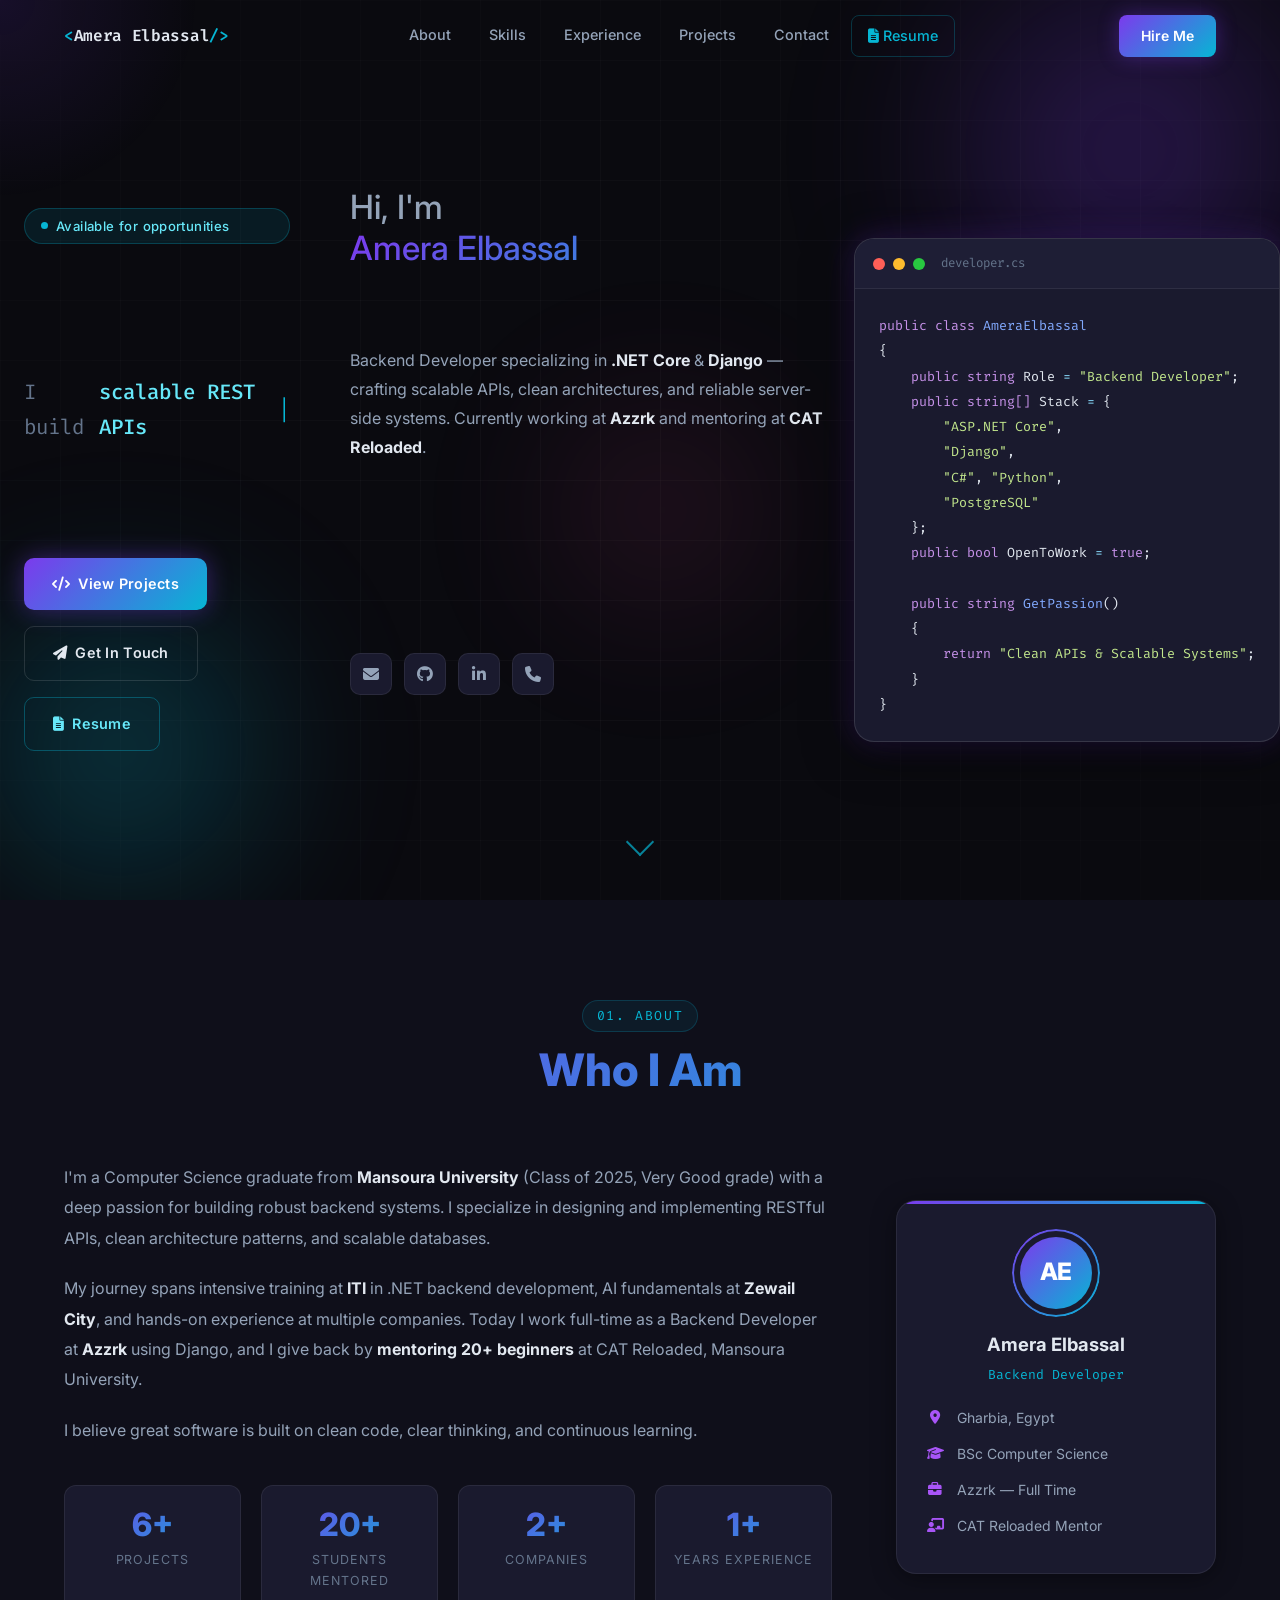
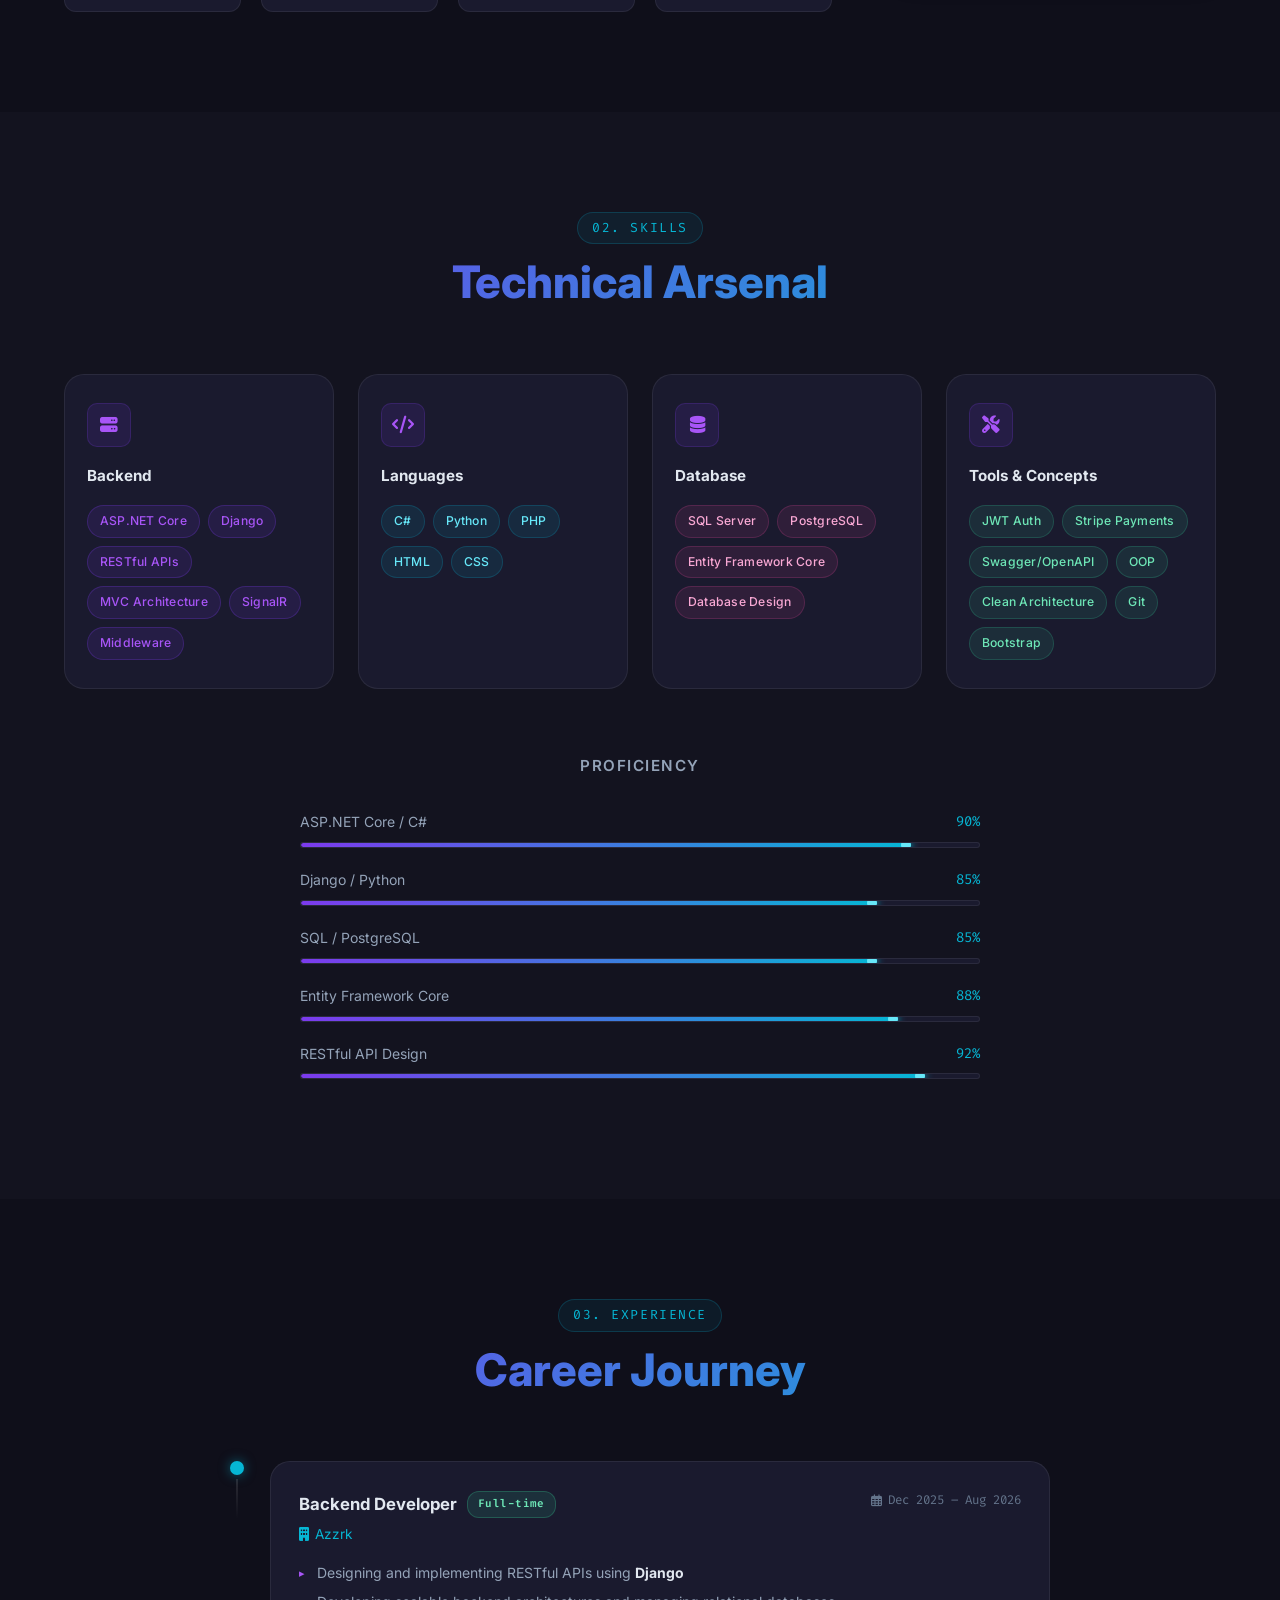
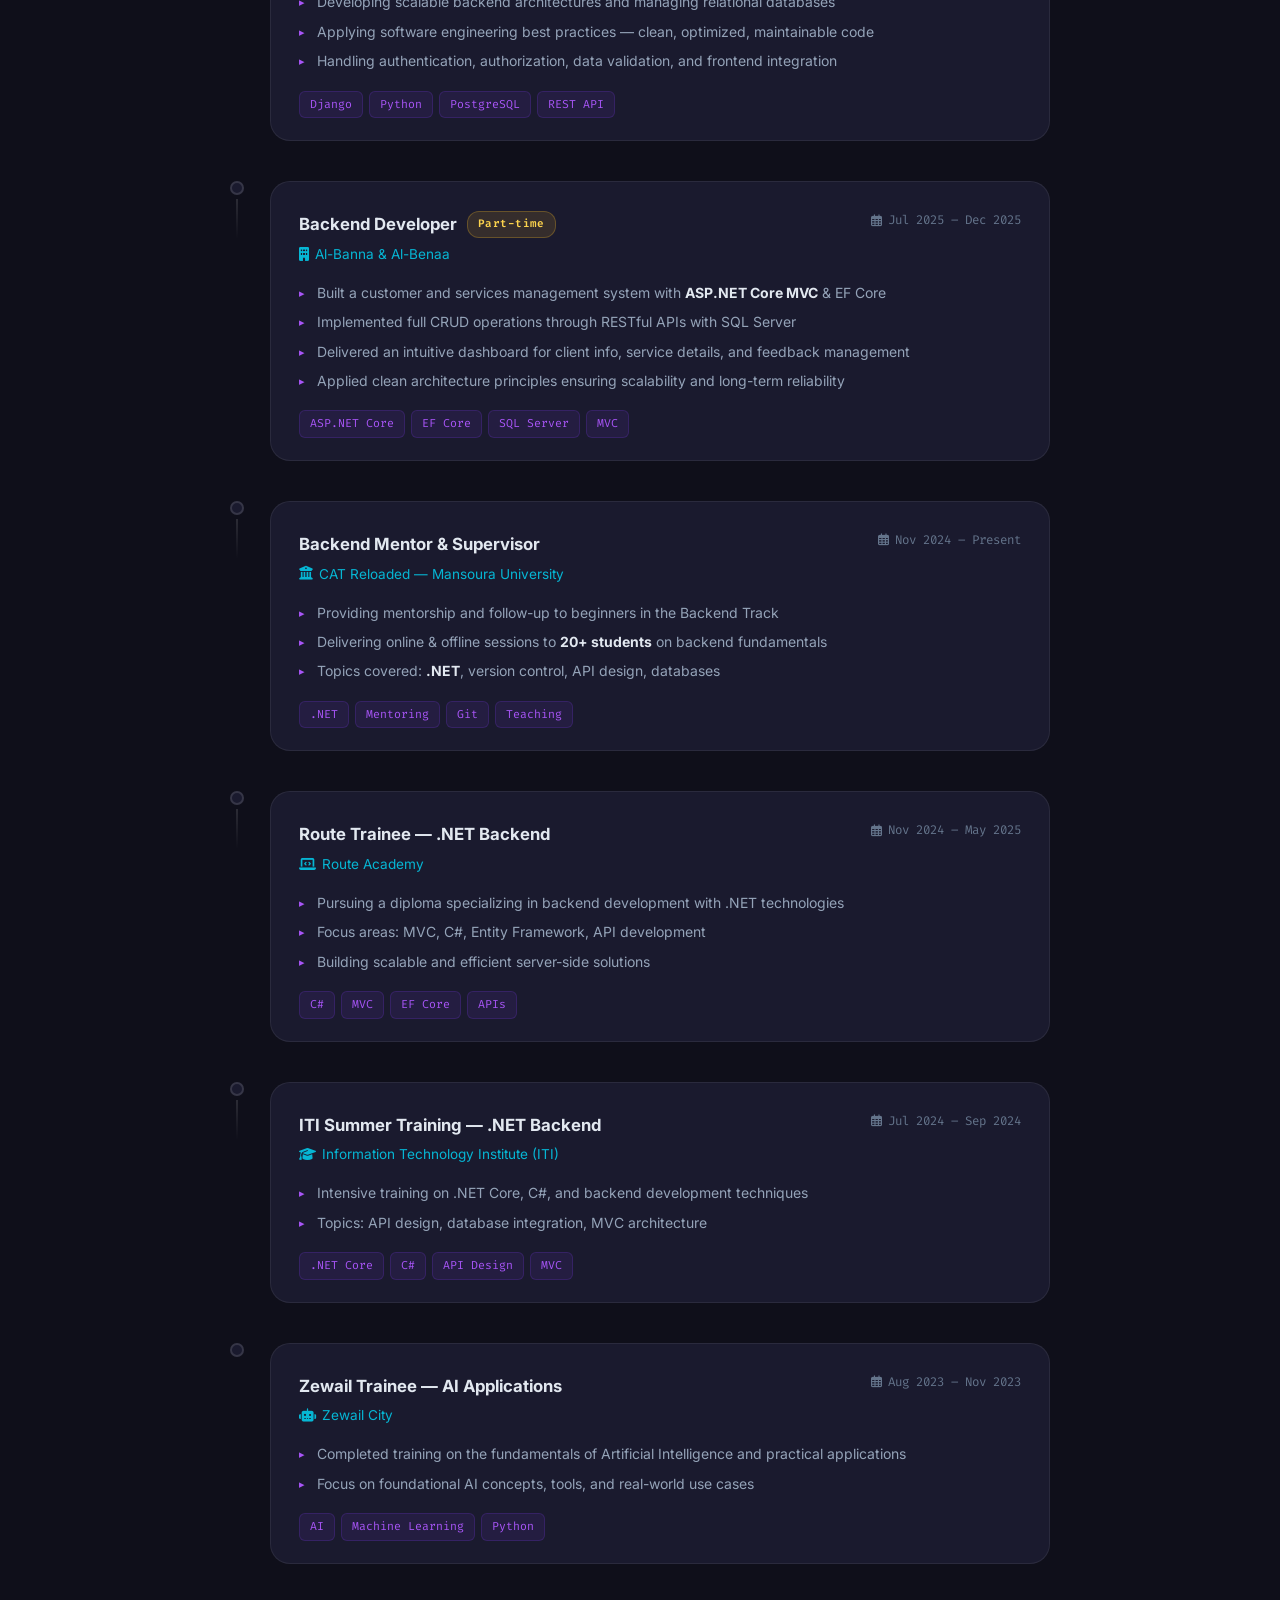
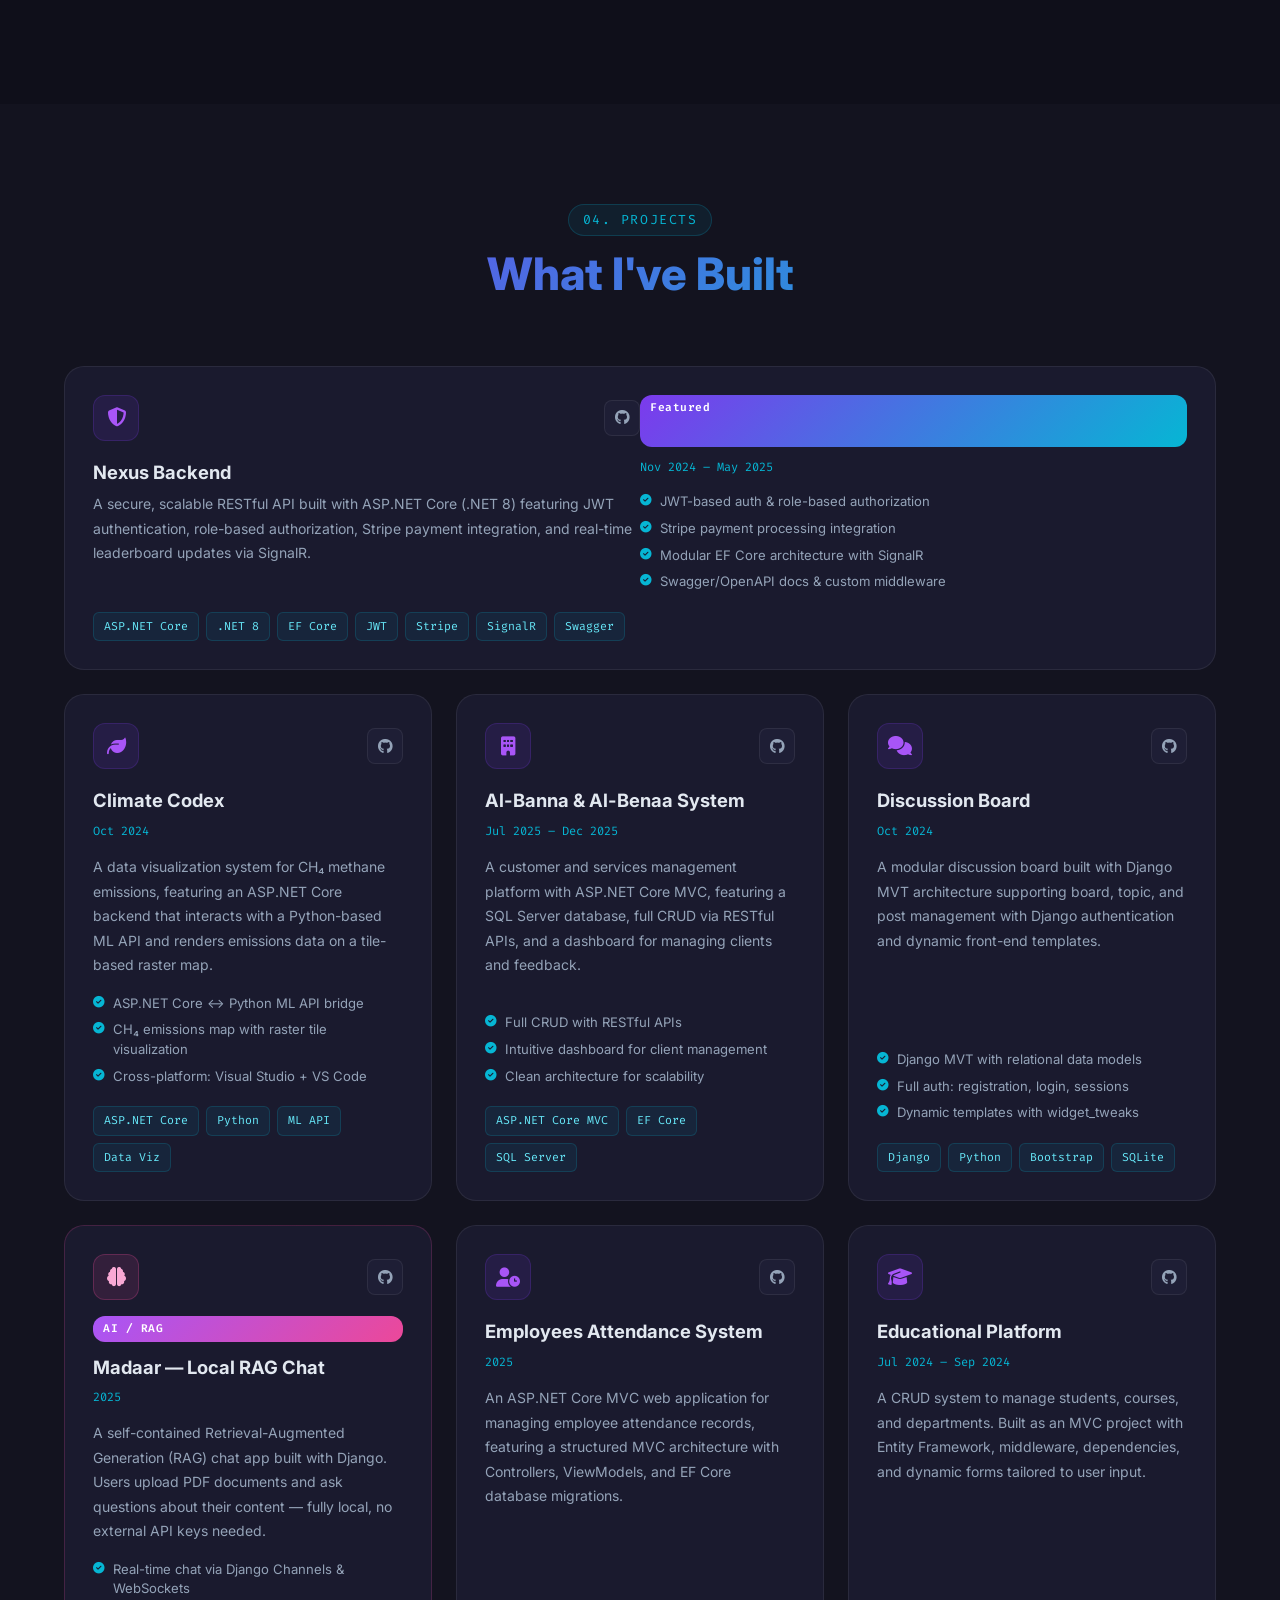
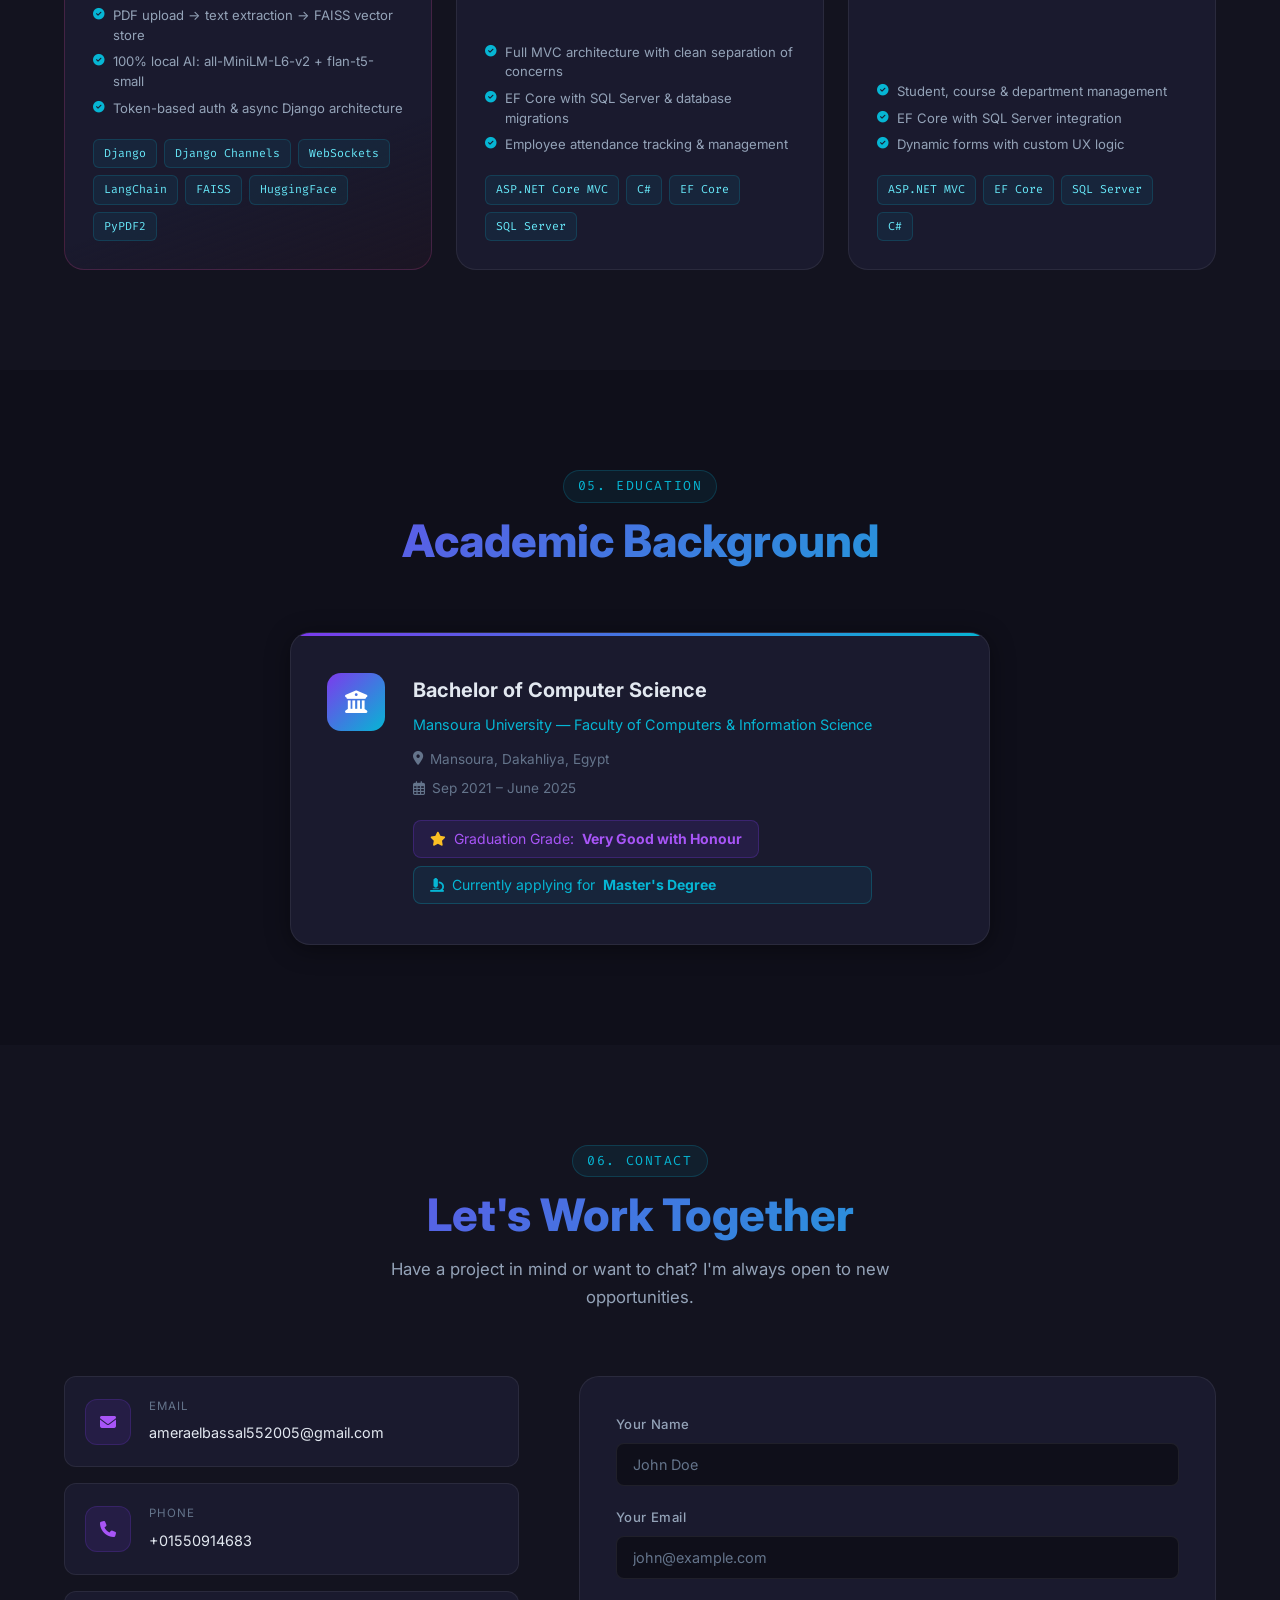
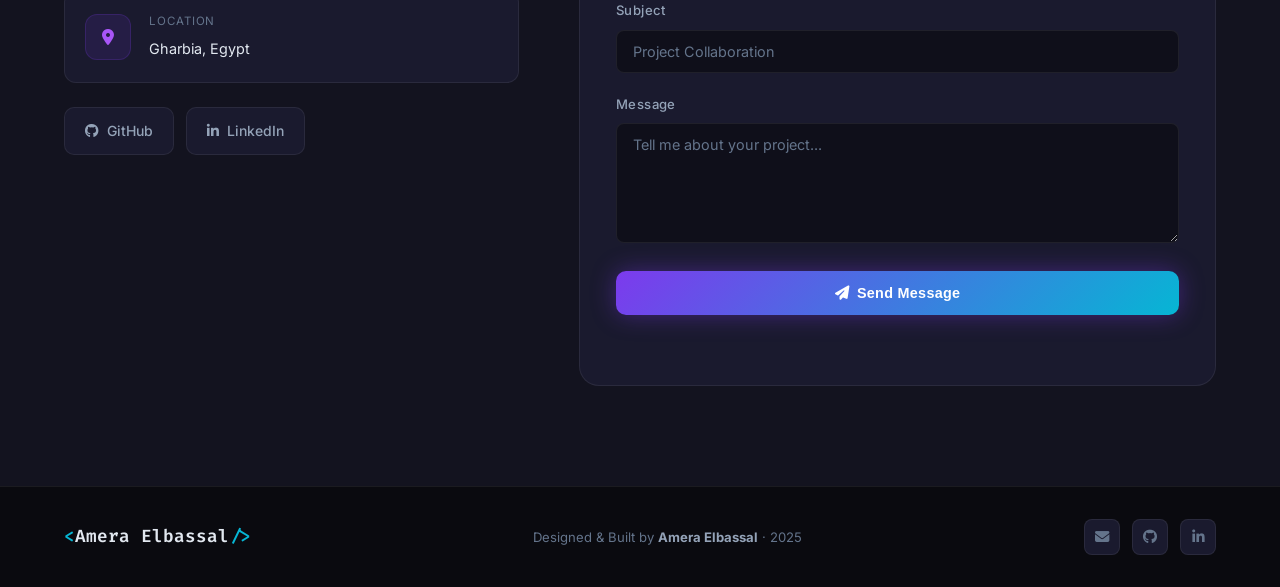
<file: index.html>
<!DOCTYPE html>
<html lang="en">
<head>
  <meta charset="UTF-8" />
  <meta name="viewport" content="width=device-width, initial-scale=1.0" />
  <title>Amera Elbassal | Backend Developer</title>

  <!-- Open Graph -->
  <meta property="og:title" content="Amera Elbassal | Backend Developer" />
  <meta property="og:type" content="website" />
  <meta property="og:url" content="https://ameramahmoud22.github.io/amera_portfilio/" />
  <meta property="og:image" content="./assets/logo.png" />
  <meta property="og:description" content="Backend developer specializing in building scalable, efficient server-side applications. Explore my projects, skills, and experience." />
  <link rel="stylesheet" href="style.css" />
  <link rel="preconnect" href="https://fonts.googleapis.com" />
  <link rel="preconnect" href="https://fonts.gstatic.com" crossorigin />
  <link href="https://fonts.googleapis.com/css2?family=Inter:wght@300;400;500;600;700;800&family=Fira+Code:wght@400;500&display=swap" rel="stylesheet" />
  <link rel="stylesheet" href="https://cdnjs.cloudflare.com/ajax/libs/font-awesome/6.5.0/css/all.min.css" />
</head>
<body>

  <!-- ===== CURSOR GLOW ===== -->
  <div class="cursor-glow" id="cursorGlow"></div>

  <!-- ===== NAV ===== -->
  <nav class="navbar" id="navbar">
    <div class="nav-container">
      <a href="#home" class="nav-logo">
        <span class="logo-bracket">&lt;</span>Amera Elbassal<span class="logo-bracket">/&gt;</span>
      </a>
      <ul class="nav-links" id="navLinks">
        <li><a href="#about" class="nav-link">About</a></li>
        <li><a href="#skills" class="nav-link">Skills</a></li>
        <li><a href="#experience" class="nav-link">Experience</a></li>
        <li><a href="#projects" class="nav-link">Projects</a></li>
        <li><a href="#contact" class="nav-link">Contact</a></li>
        <li><a href="resume.html" target="_blank" class="nav-link nav-link-resume"><i class="fas fa-file-alt"></i> Resume</a></li>
      </ul>
      <a href="mailto:ameraelbassal552005@gmail.com" class="nav-cta">Hire Me</a>
      <button class="hamburger" id="hamburger" aria-label="Toggle menu">
        <span></span><span></span><span></span>
      </button>
    </div>
  </nav>

  <!-- ===== HERO ===== -->
  <section class="hero" id="home">
    <div class="hero-bg">
      <div class="grid-overlay"></div>
      <div class="blob blob-1"></div>
      <div class="blob blob-2"></div>
      <div class="blob blob-3"></div>
    </div>
    <div class="hero-content">
      <div class="hero-badge">
        <span class="badge-dot"></span>
        Available for opportunities
      </div>
      <h1 class="hero-title">
        <span class="line">Hi, I'm</span>
        <span class="line highlight">Amera Elbassal</span>
      </h1>
      <div class="hero-role">
        <span class="role-prefix">I build</span>
        <span class="role-text" id="roleText"></span>
        <span class="cursor-blink">|</span>
      </div>
      <p class="hero-desc">
        Backend Developer specializing in <strong>.NET Core</strong> & <strong>Django</strong> — crafting
        scalable APIs, clean architectures, and reliable server-side systems.
        Currently working at <strong>Azzrk</strong> and mentoring at <strong>CAT Reloaded</strong>.
      </p>
      <div class="hero-actions">
        <a href="#projects" class="btn btn-primary">
          <i class="fas fa-code"></i> View Projects
        </a>
        <a href="#contact" class="btn btn-outline">
          <i class="fas fa-paper-plane"></i> Get In Touch
        </a>
        <a href="resume.html" target="_blank" class="btn btn-ghost">
          <i class="fas fa-file-alt"></i> Resume
        </a>
      </div>
      <div class="hero-socials">
        <a href="mailto:ameraelbassal552005@gmail.com" class="social-icon" aria-label="Email" title="Email">
          <i class="fas fa-envelope"></i>
        </a>
        <a href="https://github.com/Ameramahmoud22" target="_blank" class="social-icon" aria-label="GitHub" title="GitHub">
          <i class="fab fa-github"></i>
        </a>
        <a href="https://www.linkedin.com/in/amera-elbassal-50b984272" target="_blank" class="social-icon" aria-label="LinkedIn" title="LinkedIn">
          <i class="fab fa-linkedin-in"></i>
        </a>
        <a href="tel:+01550914683" class="social-icon" aria-label="Phone" title="Phone">
          <i class="fas fa-phone"></i>
        </a>
      </div>
    </div>
    <div class="hero-visual">
      <div class="code-card">
        <div class="code-header">
          <span class="dot red"></span>
          <span class="dot yellow"></span>
          <span class="dot green"></span>
          <span class="code-filename">developer.cs</span>
        </div>
        <pre class="code-body"><code><span class="kw">public class</span> <span class="cls">AmeraElbassal</span>
{
    <span class="kw">public string</span> Role <span class="op">=</span> <span class="str">"Backend Developer"</span>;
    <span class="kw">public string[]</span> Stack <span class="op">=</span> {
        <span class="str">"ASP.NET Core"</span>,
        <span class="str">"Django"</span>,
        <span class="str">"C#"</span>, <span class="str">"Python"</span>,
        <span class="str">"PostgreSQL"</span>
    };
    <span class="kw">public bool</span> OpenToWork <span class="op">=</span> <span class="kw">true</span>;

    <span class="kw">public string</span> <span class="fn">GetPassion</span>()
    {
        <span class="kw">return</span> <span class="str">"Clean APIs &amp; Scalable Systems"</span>;
    }
}</code></pre>
      </div>
    </div>
    <a href="#about" class="scroll-down" aria-label="Scroll down">
      <span></span>
    </a>
  </section>

  <!-- ===== ABOUT ===== -->
  <section class="section about" id="about">
    <div class="container">
      <div class="section-header">
        <span class="section-tag">01. About</span>
        <h2 class="section-title">Who I Am</h2>
      </div>
      <div class="about-grid">
        <div class="about-text">
          <p>
            I'm a Computer Science graduate from <strong>Mansoura University</strong> (Class of 2025, Very Good grade)
            with a deep passion for building robust backend systems. I specialize in designing and implementing
            RESTful APIs, clean architecture patterns, and scalable databases.
          </p>
          <p>
            My journey spans intensive training at <strong>ITI</strong> in .NET backend development,
            AI fundamentals at <strong>Zewail City</strong>, and hands-on experience at multiple companies.
            Today I work full-time as a Backend Developer at <strong>Azzrk</strong> using Django,
            and I give back by <strong>mentoring 20+ beginners</strong> at CAT Reloaded, Mansoura University.
          </p>
          <p>
            I believe great software is built on clean code, clear thinking, and continuous learning.
          </p>
          <div class="about-stats">
            <div class="stat">
              <span class="stat-num">6+</span>
              <span class="stat-label">Projects</span>
            </div>
            <div class="stat">
              <span class="stat-num">20+</span>
              <span class="stat-label">Students Mentored</span>
            </div>
            <div class="stat">
              <span class="stat-num">2+</span>
              <span class="stat-label">Companies</span>
            </div>
            <div class="stat">
              <span class="stat-num">1+</span>
              <span class="stat-label">Years Experience</span>
            </div>
          </div>
        </div>
        <div class="about-card-wrap">
          <div class="about-card">
            <div class="about-avatar">
              <div class="avatar-ring"></div>
              <div class="avatar-inner">AE</div>
            </div>
            <h3>Amera Elbassal</h3>
            <p class="about-card-role">Backend Developer</p>
            <ul class="about-info-list">
              <li>
                <i class="fas fa-map-marker-alt"></i>
                <span>Gharbia, Egypt</span>
              </li>
              <li>
                <i class="fas fa-graduation-cap"></i>
                <span>BSc Computer Science</span>
              </li>
              <li>
                <i class="fas fa-briefcase"></i>
                <span>Azzrk — Full Time</span>
              </li>
              <li>
                <i class="fas fa-chalkboard-teacher"></i>
                <span>CAT Reloaded Mentor</span>
              </li>
            </ul>
          </div>
        </div>
      </div>
    </div>
  </section>

  <!-- ===== SKILLS ===== -->
  <section class="section skills" id="skills">
    <div class="container">
      <div class="section-header">
        <span class="section-tag">02. Skills</span>
        <h2 class="section-title">Technical Arsenal</h2>
      </div>
      <div class="skills-grid">

        <div class="skill-category" data-delay="0">
          <div class="skill-cat-icon"><i class="fas fa-server"></i></div>
          <h3>Backend</h3>
          <div class="skill-tags">
            <span class="tag tag-primary">ASP.NET Core</span>
            <span class="tag tag-primary">Django</span>
            <span class="tag tag-primary">RESTful APIs</span>
            <span class="tag tag-primary">MVC Architecture</span>
            <span class="tag tag-primary">SignalR</span>
            <span class="tag tag-primary">Middleware</span>
          </div>
        </div>

        <div class="skill-category" data-delay="100">
          <div class="skill-cat-icon"><i class="fas fa-code"></i></div>
          <h3>Languages</h3>
          <div class="skill-tags">
            <span class="tag tag-secondary">C#</span>
            <span class="tag tag-secondary">Python</span>
            <span class="tag tag-secondary">PHP</span>
            <span class="tag tag-secondary">HTML</span>
            <span class="tag tag-secondary">CSS</span>
          </div>
        </div>

        <div class="skill-category" data-delay="200">
          <div class="skill-cat-icon"><i class="fas fa-database"></i></div>
          <h3>Database</h3>
          <div class="skill-tags">
            <span class="tag tag-accent">SQL Server</span>
            <span class="tag tag-accent">PostgreSQL</span>
            <span class="tag tag-accent">Entity Framework Core</span>
            <span class="tag tag-accent">Database Design</span>
          </div>
        </div>

        <div class="skill-category" data-delay="300">
          <div class="skill-cat-icon"><i class="fas fa-tools"></i></div>
          <h3>Tools & Concepts</h3>
          <div class="skill-tags">
            <span class="tag tag-green">JWT Auth</span>
            <span class="tag tag-green">Stripe Payments</span>
            <span class="tag tag-green">Swagger/OpenAPI</span>
            <span class="tag tag-green">OOP</span>
            <span class="tag tag-green">Clean Architecture</span>
            <span class="tag tag-green">Git</span>
            <span class="tag tag-green">Bootstrap</span>
          </div>
        </div>

      </div>

      <div class="skills-bars">
        <h3 class="skills-bars-title">Proficiency</h3>
        <div class="skill-bar-item">
          <div class="skill-bar-label">
            <span>ASP.NET Core / C#</span>
            <span>90%</span>
          </div>
          <div class="skill-bar-track">
            <div class="skill-bar-fill" data-width="90"></div>
          </div>
        </div>
        <div class="skill-bar-item">
          <div class="skill-bar-label">
            <span>Django / Python</span>
            <span>85%</span>
          </div>
          <div class="skill-bar-track">
            <div class="skill-bar-fill" data-width="85"></div>
          </div>
        </div>
        <div class="skill-bar-item">
          <div class="skill-bar-label">
            <span>SQL / PostgreSQL</span>
            <span>85%</span>
          </div>
          <div class="skill-bar-track">
            <div class="skill-bar-fill" data-width="85"></div>
          </div>
        </div>
        <div class="skill-bar-item">
          <div class="skill-bar-label">
            <span>Entity Framework Core</span>
            <span>88%</span>
          </div>
          <div class="skill-bar-track">
            <div class="skill-bar-fill" data-width="88"></div>
          </div>
        </div>
        <div class="skill-bar-item">
          <div class="skill-bar-label">
            <span>RESTful API Design</span>
            <span>92%</span>
          </div>
          <div class="skill-bar-track">
            <div class="skill-bar-fill" data-width="92"></div>
          </div>
        </div>
      </div>
    </div>
  </section>

  <!-- ===== EXPERIENCE ===== -->
  <section class="section experience" id="experience">
    <div class="container">
      <div class="section-header">
        <span class="section-tag">03. Experience</span>
        <h2 class="section-title">Career Journey</h2>
      </div>
      <div class="timeline">

        <!-- Azzrk -->
        <div class="timeline-item" data-aos="fade-up">
          <div class="timeline-marker">
            <div class="marker-dot active"></div>
            <div class="marker-line"></div>
          </div>
          <div class="timeline-card">
            <div class="card-header">
              <div>
                <h3 class="card-title">Backend Developer <span class="badge badge-full">Full-time</span></h3>
                <p class="card-company"><i class="fas fa-building"></i> Azzrk</p>
              </div>
              <span class="card-date"><i class="far fa-calendar-alt"></i> Dec 2025 – Aug 2026</span>
            </div>
            <ul class="card-points">
              <li>Designing and implementing RESTful APIs using <strong>Django</strong></li>
              <li>Developing scalable backend architectures and managing relational databases</li>
              <li>Applying software engineering best practices — clean, optimized, maintainable code</li>
              <li>Handling authentication, authorization, data validation, and frontend integration</li>
            </ul>
            <div class="card-tags">
              <span>Django</span><span>Python</span><span>PostgreSQL</span><span>REST API</span>
            </div>
          </div>
        </div>

        <!-- Al-Banna -->
        <div class="timeline-item" data-aos="fade-up">
          <div class="timeline-marker">
            <div class="marker-dot"></div>
            <div class="marker-line"></div>
          </div>
          <div class="timeline-card">
            <div class="card-header">
              <div>
                <h3 class="card-title">Backend Developer <span class="badge badge-part">Part-time</span></h3>
                <p class="card-company"><i class="fas fa-building"></i> Al-Banna & Al-Benaa</p>
              </div>
              <span class="card-date"><i class="far fa-calendar-alt"></i> Jul 2025 – Dec 2025</span>
            </div>
            <ul class="card-points">
              <li>Built a customer and services management system with <strong>ASP.NET Core MVC</strong> & EF Core</li>
              <li>Implemented full CRUD operations through RESTful APIs with SQL Server</li>
              <li>Delivered an intuitive dashboard for client info, service details, and feedback management</li>
              <li>Applied clean architecture principles ensuring scalability and long-term reliability</li>
            </ul>
            <div class="card-tags">
              <span>ASP.NET Core</span><span>EF Core</span><span>SQL Server</span><span>MVC</span>
            </div>
          </div>
        </div>

        <!-- CAT Reloaded -->
        <div class="timeline-item" data-aos="fade-up">
          <div class="timeline-marker">
            <div class="marker-dot"></div>
            <div class="marker-line"></div>
          </div>
          <div class="timeline-card">
            <div class="card-header">
              <div>
                <h3 class="card-title">Backend Mentor & Supervisor</h3>
                <p class="card-company"><i class="fas fa-university"></i> CAT Reloaded — Mansoura University</p>
              </div>
              <span class="card-date"><i class="far fa-calendar-alt"></i> Nov 2024 – Present</span>
            </div>
            <ul class="card-points">
              <li>Providing mentorship and follow-up to beginners in the Backend Track</li>
              <li>Delivering online & offline sessions to <strong>20+ students</strong> on backend fundamentals</li>
              <li>Topics covered: <strong>.NET</strong>, version control, API design, databases</li>
            </ul>
            <div class="card-tags">
              <span>.NET</span><span>Mentoring</span><span>Git</span><span>Teaching</span>
            </div>
          </div>
        </div>

        <!-- Route Trainee -->
        <div class="timeline-item" data-aos="fade-up">
          <div class="timeline-marker">
            <div class="marker-dot"></div>
            <div class="marker-line"></div>
          </div>
          <div class="timeline-card">
            <div class="card-header">
              <div>
                <h3 class="card-title">Route Trainee — .NET Backend</h3>
                <p class="card-company"><i class="fas fa-laptop-code"></i> Route Academy</p>
              </div>
              <span class="card-date"><i class="far fa-calendar-alt"></i> Nov 2024 – May 2025</span>
            </div>
            <ul class="card-points">
              <li>Pursuing a diploma specializing in backend development with .NET technologies</li>
              <li>Focus areas: MVC, C#, Entity Framework, API development</li>
              <li>Building scalable and efficient server-side solutions</li>
            </ul>
            <div class="card-tags">
              <span>C#</span><span>MVC</span><span>EF Core</span><span>APIs</span>
            </div>
          </div>
        </div>

        <!-- ITI -->
        <div class="timeline-item" data-aos="fade-up">
          <div class="timeline-marker">
            <div class="marker-dot"></div>
            <div class="marker-line"></div>
          </div>
          <div class="timeline-card">
            <div class="card-header">
              <div>
                <h3 class="card-title">ITI Summer Training — .NET Backend</h3>
                <p class="card-company"><i class="fas fa-graduation-cap"></i> Information Technology Institute (ITI)</p>
              </div>
              <span class="card-date"><i class="far fa-calendar-alt"></i> Jul 2024 – Sep 2024</span>
            </div>
            <ul class="card-points">
              <li>Intensive training on .NET Core, C#, and backend development techniques</li>
              <li>Topics: API design, database integration, MVC architecture</li>
            </ul>
            <div class="card-tags">
              <span>.NET Core</span><span>C#</span><span>API Design</span><span>MVC</span>
            </div>
          </div>
        </div>

        <!-- Zewail -->
        <div class="timeline-item" data-aos="fade-up">
          <div class="timeline-marker">
            <div class="marker-dot"></div>
          </div>
          <div class="timeline-card">
            <div class="card-header">
              <div>
                <h3 class="card-title">Zewail Trainee — AI Applications</h3>
                <p class="card-company"><i class="fas fa-robot"></i> Zewail City</p>
              </div>
              <span class="card-date"><i class="far fa-calendar-alt"></i> Aug 2023 – Nov 2023</span>
            </div>
            <ul class="card-points">
              <li>Completed training on the fundamentals of Artificial Intelligence and practical applications</li>
              <li>Focus on foundational AI concepts, tools, and real-world use cases</li>
            </ul>
            <div class="card-tags">
              <span>AI</span><span>Machine Learning</span><span>Python</span>
            </div>
          </div>
        </div>

      </div>
    </div>
  </section>

  <!-- ===== PROJECTS ===== -->
  <section class="section projects" id="projects">
    <div class="container">
      <div class="section-header">
        <span class="section-tag">04. Projects</span>
        <h2 class="section-title">What I've Built</h2>
      </div>
      <div class="projects-grid">

        <!-- Nexus Backend -->
        <div class="project-card featured">
          <div class="project-top">
            <div class="project-icon"><i class="fas fa-shield-alt"></i></div>
            <div class="project-links">
              <a href="https://github.com/Ameramahmoud22" target="_blank" aria-label="GitHub"><i class="fab fa-github"></i></a>
            </div>
          </div>
          <div class="project-badge">Featured</div>
          <h3 class="project-title">Nexus Backend</h3>
          <p class="project-date">Nov 2024 – May 2025</p>
          <p class="project-desc">
            A secure, scalable RESTful API built with ASP.NET Core (.NET 8) featuring JWT authentication,
            role-based authorization, Stripe payment integration, and real-time leaderboard updates via SignalR.
          </p>
          <ul class="project-highlights">
            <li><i class="fas fa-check-circle"></i> JWT-based auth & role-based authorization</li>
            <li><i class="fas fa-check-circle"></i> Stripe payment processing integration</li>
            <li><i class="fas fa-check-circle"></i> Modular EF Core architecture with SignalR</li>
            <li><i class="fas fa-check-circle"></i> Swagger/OpenAPI docs & custom middleware</li>
          </ul>
          <div class="project-stack">
            <span>ASP.NET Core</span><span>.NET 8</span><span>EF Core</span>
            <span>JWT</span><span>Stripe</span><span>SignalR</span><span>Swagger</span>
          </div>
        </div>

        <!-- Climate Codex -->
        <div class="project-card">
          <div class="project-top">
            <div class="project-icon"><i class="fas fa-leaf"></i></div>
            <div class="project-links">
              <a href="https://github.com/Ameramahmoud22" target="_blank" aria-label="GitHub"><i class="fab fa-github"></i></a>
            </div>
          </div>
          <h3 class="project-title">Climate Codex</h3>
          <p class="project-date">Oct 2024</p>
          <p class="project-desc">
            A data visualization system for CH₄ methane emissions, featuring an ASP.NET Core backend
            that interacts with a Python-based ML API and renders emissions data on a tile-based raster map.
          </p>
          <ul class="project-highlights">
            <li><i class="fas fa-check-circle"></i> ASP.NET Core ↔ Python ML API bridge</li>
            <li><i class="fas fa-check-circle"></i> CH₄ emissions map with raster tile visualization</li>
            <li><i class="fas fa-check-circle"></i> Cross-platform: Visual Studio + VS Code</li>
          </ul>
          <div class="project-stack">
            <span>ASP.NET Core</span><span>Python</span><span>ML API</span><span>Data Viz</span>
          </div>
        </div>

        <!-- Al-Banna System -->
        <div class="project-card">
          <div class="project-top">
            <div class="project-icon"><i class="fas fa-building"></i></div>
            <div class="project-links">
              <a href="https://github.com/Ameramahmoud22" target="_blank" aria-label="GitHub"><i class="fab fa-github"></i></a>
            </div>
          </div>
          <h3 class="project-title">Al-Banna & Al-Benaa System</h3>
          <p class="project-date">Jul 2025 – Dec 2025</p>
          <p class="project-desc">
            A customer and services management platform with ASP.NET Core MVC, featuring a SQL Server
            database, full CRUD via RESTful APIs, and a dashboard for managing clients and feedback.
          </p>
          <ul class="project-highlights">
            <li><i class="fas fa-check-circle"></i> Full CRUD with RESTful APIs</li>
            <li><i class="fas fa-check-circle"></i> Intuitive dashboard for client management</li>
            <li><i class="fas fa-check-circle"></i> Clean architecture for scalability</li>
          </ul>
          <div class="project-stack">
            <span>ASP.NET Core MVC</span><span>EF Core</span><span>SQL Server</span>
          </div>
        </div>

        <!-- Discussion Board -->
        <div class="project-card">
          <div class="project-top">
            <div class="project-icon"><i class="fas fa-comments"></i></div>
            <div class="project-links">
              <a href="https://github.com/Ameramahmoud22" target="_blank" aria-label="GitHub"><i class="fab fa-github"></i></a>
            </div>
          </div>
          <h3 class="project-title">Discussion Board</h3>
          <p class="project-date">Oct 2024</p>
          <p class="project-desc">
            A modular discussion board built with Django MVT architecture supporting board, topic, and
            post management with Django authentication and dynamic front-end templates.
          </p>
          <ul class="project-highlights">
            <li><i class="fas fa-check-circle"></i> Django MVT with relational data models</li>
            <li><i class="fas fa-check-circle"></i> Full auth: registration, login, sessions</li>
            <li><i class="fas fa-check-circle"></i> Dynamic templates with widget_tweaks</li>
          </ul>
          <div class="project-stack">
            <span>Django</span><span>Python</span><span>Bootstrap</span><span>SQLite</span>
          </div>
        </div>

        <!-- Madaar RAG -->
        <div class="project-card project-card--ai">
          <div class="project-top">
            <div class="project-icon project-icon--ai"><i class="fas fa-brain"></i></div>
            <div class="project-links">
              <a href="https://github.com/Ameramahmoud22/Madaar-rag" target="_blank" aria-label="GitHub"><i class="fab fa-github"></i></a>
            </div>
          </div>
          <div class="project-badge project-badge--ai">AI / RAG</div>
          <h3 class="project-title">Madaar — Local RAG Chat</h3>
          <p class="project-date">2025</p>
          <p class="project-desc">
            A self-contained Retrieval-Augmented Generation (RAG) chat app built with Django. Users upload
            PDF documents and ask questions about their content — fully local, no external API keys needed.
          </p>
          <ul class="project-highlights">
            <li><i class="fas fa-check-circle"></i> Real-time chat via Django Channels & WebSockets</li>
            <li><i class="fas fa-check-circle"></i> PDF upload → text extraction → FAISS vector store</li>
            <li><i class="fas fa-check-circle"></i> 100% local AI: all-MiniLM-L6-v2 + flan-t5-small</li>
            <li><i class="fas fa-check-circle"></i> Token-based auth & async Django architecture</li>
          </ul>
          <div class="project-stack">
            <span>Django</span><span>Django Channels</span><span>WebSockets</span>
            <span>LangChain</span><span>FAISS</span><span>HuggingFace</span><span>PyPDF2</span>
          </div>
        </div>

        <!-- Employees Attendance -->
        <div class="project-card">
          <div class="project-top">
            <div class="project-icon"><i class="fas fa-user-clock"></i></div>
            <div class="project-links">
              <a href="https://github.com/Ameramahmoud22/Employees-Attendence" target="_blank" aria-label="GitHub"><i class="fab fa-github"></i></a>
            </div>
          </div>
          <h3 class="project-title">Employees Attendance System</h3>
          <p class="project-date">2025</p>
          <p class="project-desc">
            An ASP.NET Core MVC web application for managing employee attendance records, featuring
            a structured MVC architecture with Controllers, ViewModels, and EF Core database migrations.
          </p>
          <ul class="project-highlights">
            <li><i class="fas fa-check-circle"></i> Full MVC architecture with clean separation of concerns</li>
            <li><i class="fas fa-check-circle"></i> EF Core with SQL Server & database migrations</li>
            <li><i class="fas fa-check-circle"></i> Employee attendance tracking & management</li>
          </ul>
          <div class="project-stack">
            <span>ASP.NET Core MVC</span><span>C#</span><span>EF Core</span><span>SQL Server</span>
          </div>
        </div>

        <!-- Educational Platform -->
        <div class="project-card">
          <div class="project-top">
            <div class="project-icon"><i class="fas fa-graduation-cap"></i></div>
            <div class="project-links">
              <a href="https://github.com/Ameramahmoud22" target="_blank" aria-label="GitHub"><i class="fab fa-github"></i></a>
            </div>
          </div>
          <h3 class="project-title">Educational Platform</h3>
          <p class="project-date">Jul 2024 – Sep 2024</p>
          <p class="project-desc">
            A CRUD system to manage students, courses, and departments. Built as an MVC project with
            Entity Framework, middleware, dependencies, and dynamic forms tailored to user input.
          </p>
          <ul class="project-highlights">
            <li><i class="fas fa-check-circle"></i> Student, course & department management</li>
            <li><i class="fas fa-check-circle"></i> EF Core with SQL Server integration</li>
            <li><i class="fas fa-check-circle"></i> Dynamic forms with custom UX logic</li>
          </ul>
          <div class="project-stack">
            <span>ASP.NET MVC</span><span>EF Core</span><span>SQL Server</span><span>C#</span>
          </div>
        </div>

      </div>
    </div>
  </section>

  <!-- ===== EDUCATION ===== -->
  <section class="section education" id="education">
    <div class="container">
      <div class="section-header">
        <span class="section-tag">05. Education</span>
        <h2 class="section-title">Academic Background</h2>
      </div>
      <div class="edu-card">
        <div class="edu-icon"><i class="fas fa-university"></i></div>
        <div class="edu-content">
          <h3>Bachelor of Computer Science</h3>
          <p class="edu-school">Mansoura University — Faculty of Computers & Information Science</p>
          <p class="edu-location"><i class="fas fa-map-marker-alt"></i> Mansoura, Dakahliya, Egypt</p>
          <p class="edu-date"><i class="far fa-calendar-alt"></i> Sep 2021 – June 2025</p>
          <div class="edu-grade">
            <i class="fas fa-star"></i> Graduation Grade: <strong>Very Good with Honour</strong>
          </div>
          <div class="edu-grade edu-grade--masters">
            <i class="fas fa-microscope"></i> Currently applying for <strong>Master's Degree</strong>
          </div>
        </div>
      </div>
    </div>
  </section>

  <!-- ===== CONTACT ===== -->
  <section class="section contact" id="contact">
    <div class="container">
      <div class="section-header">
        <span class="section-tag">06. Contact</span>
        <h2 class="section-title">Let's Work Together</h2>
        <p class="section-sub">Have a project in mind or want to chat? I'm always open to new opportunities.</p>
      </div>
      <div class="contact-grid">
        <div class="contact-info">
          <div class="contact-item">
            <div class="contact-item-icon"><i class="fas fa-envelope"></i></div>
            <div>
              <p class="contact-item-label">Email</p>
              <a href="mailto:ameraelbassal552005@gmail.com" class="contact-item-value">
                ameraelbassal552005@gmail.com
              </a>
            </div>
          </div>
          <div class="contact-item">
            <div class="contact-item-icon"><i class="fas fa-phone"></i></div>
            <div>
              <p class="contact-item-label">Phone</p>
              <a href="tel:+01550914683" class="contact-item-value">+01550914683</a>
            </div>
          </div>
          <div class="contact-item">
            <div class="contact-item-icon"><i class="fas fa-map-marker-alt"></i></div>
            <div>
              <p class="contact-item-label">Location</p>
              <span class="contact-item-value">Gharbia, Egypt</span>
            </div>
          </div>
          <div class="contact-socials">
            <a href="https://github.com/Ameramahmoud22" target="_blank" class="social-btn" aria-label="GitHub">
              <i class="fab fa-github"></i> GitHub
            </a>
            <a href="https://www.linkedin.com/in/amera-elbassal-50b984272" target="_blank" class="social-btn" aria-label="LinkedIn">
              <i class="fab fa-linkedin-in"></i> LinkedIn
            </a>
          </div>
        </div>
        <form class="contact-form" id="contactForm" novalidate>
          <div class="form-group">
            <label for="name">Your Name</label>
            <input type="text" id="name" name="name" placeholder="John Doe" required />
          </div>
          <div class="form-group">
            <label for="email">Your Email</label>
            <input type="email" id="email" name="email" placeholder="john@example.com" required />
          </div>
          <div class="form-group">
            <label for="subject">Subject</label>
            <input type="text" id="subject" name="subject" placeholder="Project Collaboration" />
          </div>
          <div class="form-group">
            <label for="message">Message</label>
            <textarea id="message" name="message" rows="5" placeholder="Tell me about your project..." required></textarea>
          </div>
          <button type="submit" class="btn btn-primary btn-full">
            <i class="fas fa-paper-plane"></i> Send Message
          </button>
          <p class="form-note" id="formNote"></p>
        </form>
      </div>
    </div>
  </section>

  <!-- ===== FOOTER ===== -->
  <footer class="footer">
    <div class="container">
      <div class="footer-content">
        <a href="#home" class="footer-logo">
          <span class="logo-bracket">&lt;</span>Amera Elbassal<span class="logo-bracket">/&gt;</span>
        </a>
        <p class="footer-copy">
          Designed & Built by <strong>Amera Elbassal</strong> · 2025
        </p>
        <div class="footer-socials">
          <a href="mailto:ameraelbassal552005@gmail.com" aria-label="Email"><i class="fas fa-envelope"></i></a>
          <a href="https://github.com/Ameramahmoud22" target="_blank" aria-label="GitHub"><i class="fab fa-github"></i></a>
          <a href="https://www.linkedin.com/in/amera-elbassal-50b984272" target="_blank" aria-label="LinkedIn"><i class="fab fa-linkedin-in"></i></a>
        </div>
      </div>
    </div>
  </footer>

  <script src="script.js"></script>
</body>
</html>
</file>
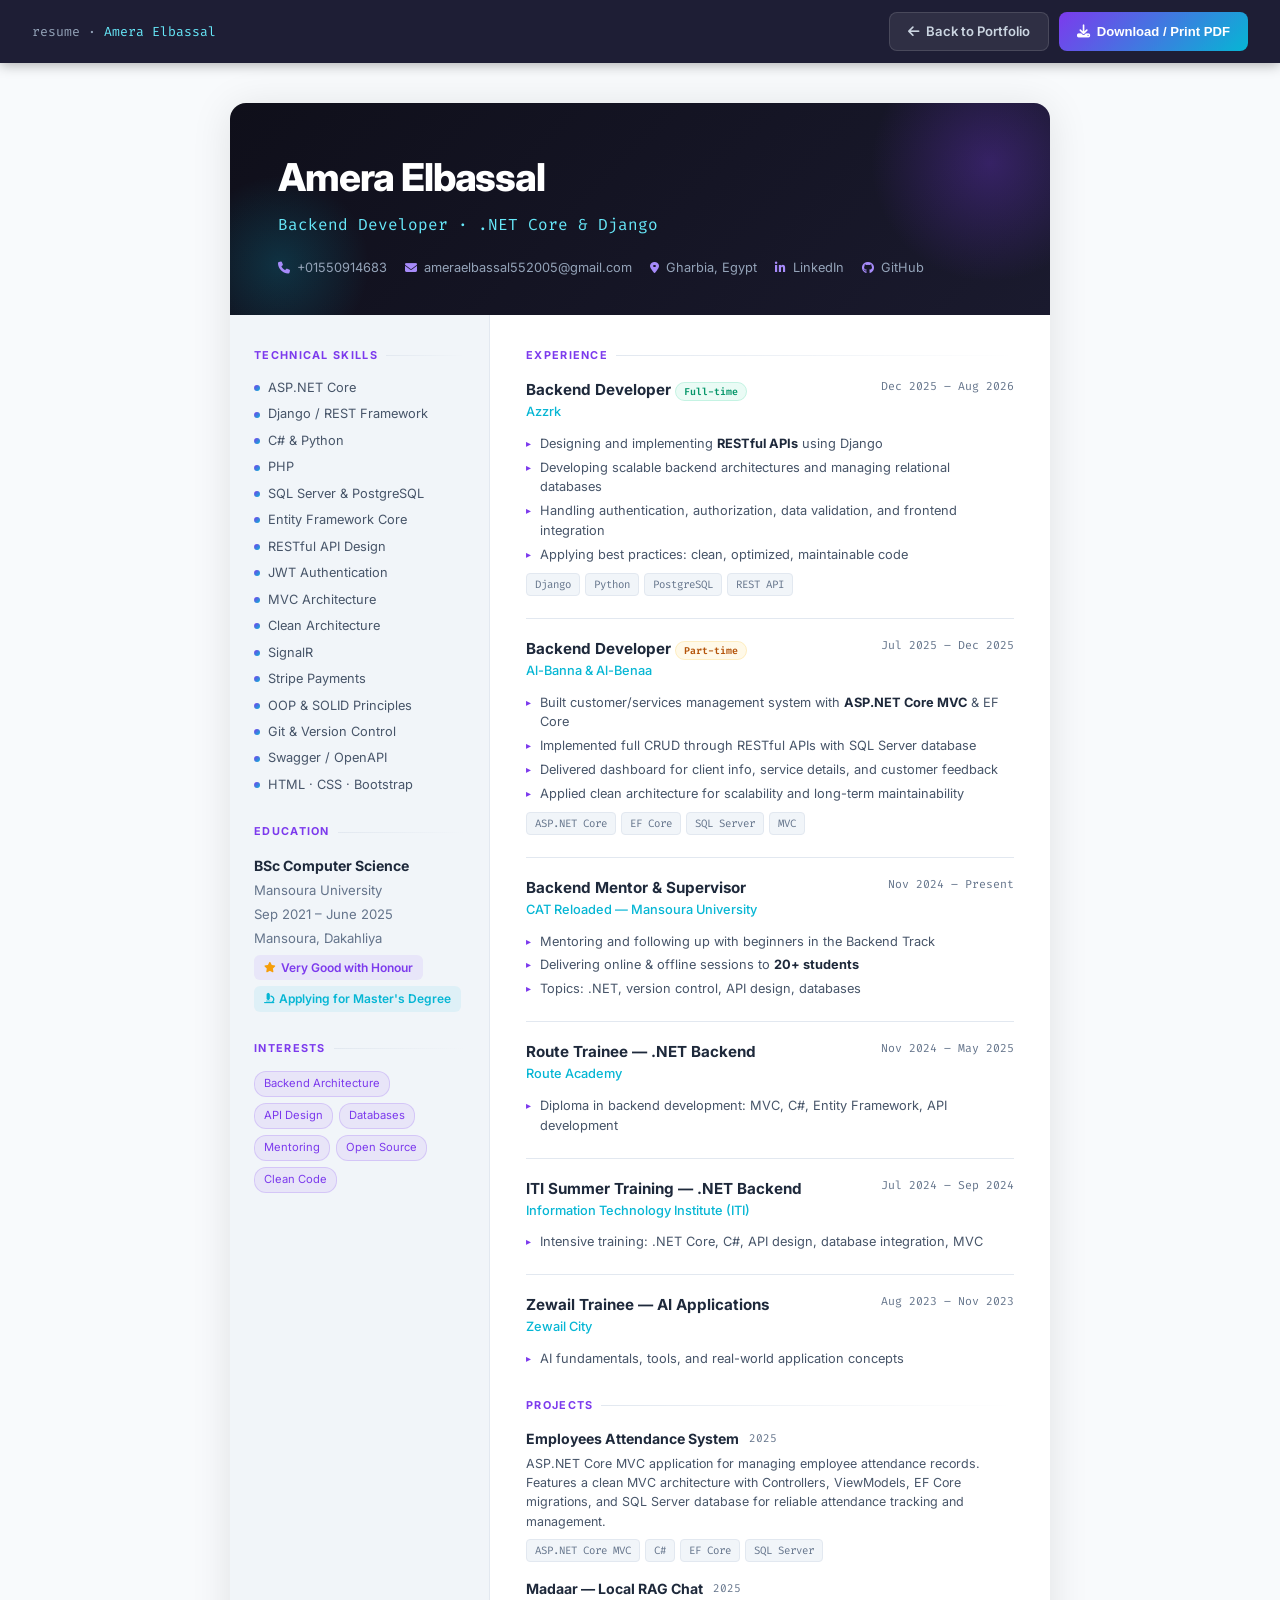
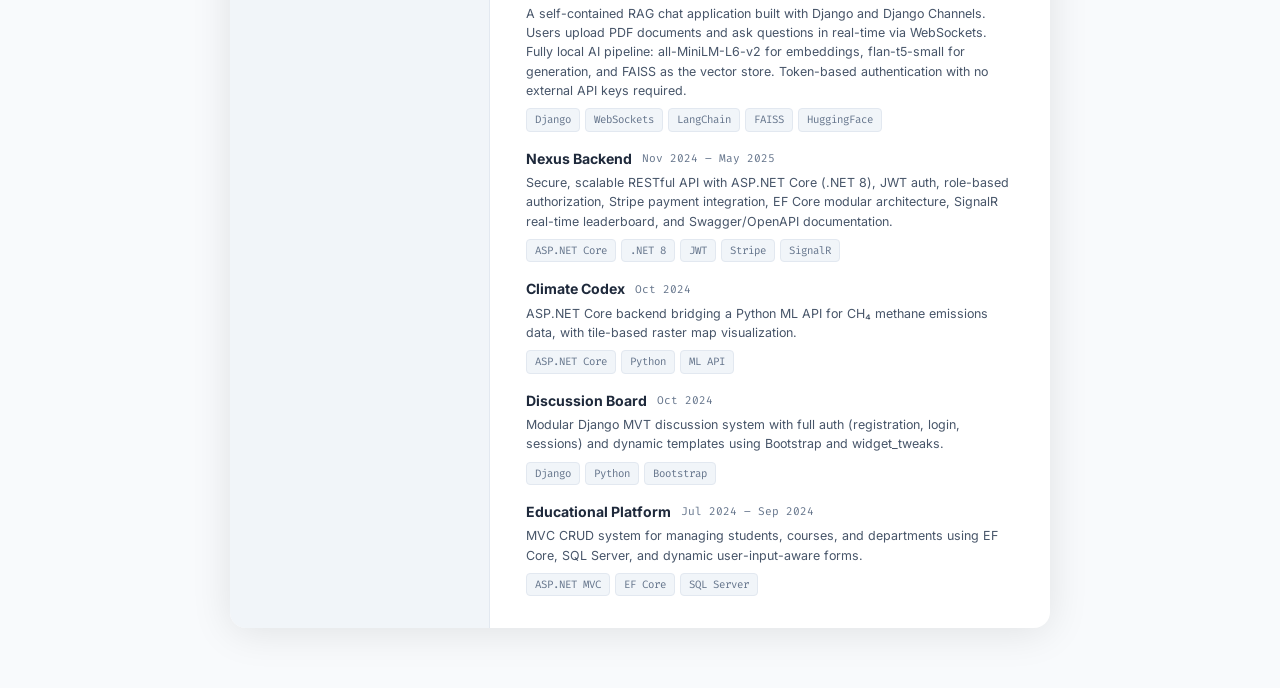
<file: resume.html>
<!DOCTYPE html>
<html lang="en">
<head>
  <meta charset="UTF-8" />
  <meta name="viewport" content="width=device-width, initial-scale=1.0" />
  <title>Amera Elbassal — Resume</title>
  <link rel="preconnect" href="https://fonts.googleapis.com" />
  <link href="https://fonts.googleapis.com/css2?family=Inter:wght@300;400;500;600;700&family=Fira+Code:wght@400;500&display=swap" rel="stylesheet" />
  <link rel="stylesheet" href="https://cdnjs.cloudflare.com/ajax/libs/font-awesome/6.5.0/css/all.min.css" />
  <style>
    /* ── RESET ── */
    *, *::before, *::after { margin:0; padding:0; box-sizing:border-box; }

    :root {
      --purple:  #7c3aed;
      --teal:    #06b6d4;
      --text:    #1e293b;
      --muted:   #475569;
      --dim:     #64748b;
      --border:  #e2e8f0;
      --bg:      #f8fafc;
      --white:   #ffffff;
      --font:    'Inter', sans-serif;
      --mono:    'Fira Code', monospace;
    }

    html { scroll-behavior: smooth; }

    body {
      font-family: var(--font);
      background: var(--bg);
      color: var(--text);
      line-height: 1.6;
    }

    /* ── PRINT / DOWNLOAD BAR ── */
    .action-bar {
      position: sticky;
      top: 0;
      z-index: 100;
      background: #1e1e35;
      padding: 12px 32px;
      display: flex;
      justify-content: space-between;
      align-items: center;
      gap: 16px;
      box-shadow: 0 2px 12px rgba(0,0,0,0.3);
    }

    .action-bar span {
      font-family: var(--mono);
      font-size: 0.82rem;
      color: #94a3b8;
    }

    .action-bar span em {
      color: #67e8f9;
      font-style: normal;
    }

    .action-buttons {
      display: flex;
      gap: 10px;
    }

    .action-btn {
      display: inline-flex;
      align-items: center;
      gap: 7px;
      padding: 8px 18px;
      border-radius: 8px;
      font-size: 0.82rem;
      font-weight: 600;
      cursor: pointer;
      text-decoration: none;
      border: none;
      transition: all 0.2s ease;
    }

    .btn-print {
      background: linear-gradient(135deg, #7c3aed, #06b6d4);
      color: #fff;
    }
    .btn-print:hover { opacity: 0.88; transform: translateY(-1px); }

    .btn-back {
      background: rgba(255,255,255,0.08);
      color: #cbd5e1;
      border: 1px solid rgba(255,255,255,0.12);
    }
    .btn-back:hover { background: rgba(255,255,255,0.13); }

    /* ── RESUME WRAPPER ── */
    .resume-wrapper {
      max-width: 860px;
      margin: 40px auto 60px;
      padding: 0 20px;
    }

    .resume-page {
      background: var(--white);
      border-radius: 16px;
      box-shadow: 0 4px 40px rgba(0,0,0,0.1);
      overflow: hidden;
    }

    /* ── HEADER ── */
    .resume-header {
      background: linear-gradient(135deg, #0f0f1a 0%, #1a1a2e 100%);
      padding: 44px 48px 36px;
      position: relative;
      overflow: hidden;
    }

    .resume-header::before {
      content: '';
      position: absolute;
      top: -60px; right: -60px;
      width: 240px; height: 240px;
      background: radial-gradient(circle, rgba(124,58,237,0.3), transparent 70%);
      border-radius: 50%;
    }

    .resume-header::after {
      content: '';
      position: absolute;
      bottom: -40px; left: -40px;
      width: 180px; height: 180px;
      background: radial-gradient(circle, rgba(6,182,212,0.2), transparent 70%);
      border-radius: 50%;
    }

    .header-content { position: relative; z-index: 1; }

    .resume-name {
      font-size: 2.4rem;
      font-weight: 800;
      color: #fff;
      letter-spacing: -0.03em;
      margin-bottom: 4px;
    }

    .resume-title {
      font-family: var(--mono);
      font-size: 1rem;
      color: #67e8f9;
      margin-bottom: 20px;
    }

    .contact-row {
      display: flex;
      flex-wrap: wrap;
      gap: 18px;
    }

    .contact-chip {
      display: inline-flex;
      align-items: center;
      gap: 7px;
      font-size: 0.8rem;
      color: #94a3b8;
      text-decoration: none;
      transition: color 0.2s;
    }
    .contact-chip:hover { color: #67e8f9; }
    .contact-chip i { color: #a78bfa; font-size: 0.75rem; }

    /* ── BODY ── */
    .resume-body {
      display: grid;
      grid-template-columns: 260px 1fr;
    }

    /* SIDEBAR */
    .resume-sidebar {
      background: #f1f5f9;
      padding: 32px 24px;
      border-right: 1px solid var(--border);
    }

    /* MAIN */
    .resume-main {
      padding: 32px 36px;
    }

    /* ── SECTION BLOCKS ── */
    .r-section {
      margin-bottom: 28px;
    }

    .r-section:last-child { margin-bottom: 0; }

    .r-section-title {
      font-size: 0.68rem;
      font-weight: 700;
      text-transform: uppercase;
      letter-spacing: 0.12em;
      color: var(--purple);
      margin-bottom: 14px;
      display: flex;
      align-items: center;
      gap: 8px;
    }

    .r-section-title::after {
      content: '';
      flex: 1;
      height: 1px;
      background: linear-gradient(to right, var(--border), transparent);
    }

    /* Sidebar skills */
    .skill-list { display: flex; flex-direction: column; gap: 6px; }

    .skill-item {
      font-size: 0.8rem;
      color: var(--muted);
      display: flex;
      align-items: center;
      gap: 8px;
    }

    .skill-item::before {
      content: '';
      width: 6px; height: 6px;
      border-radius: 50%;
      background: linear-gradient(135deg, var(--purple), var(--teal));
      flex-shrink: 0;
    }

    /* Sidebar tags */
    .tag-list { display: flex; flex-wrap: wrap; gap: 6px; }

    .r-tag {
      font-size: 0.7rem;
      padding: 3px 9px;
      background: rgba(124,58,237,0.08);
      color: var(--purple);
      border: 1px solid rgba(124,58,237,0.18);
      border-radius: 12px;
    }

    /* Education block */
    .edu-block { font-size: 0.82rem; color: var(--muted); }
    .edu-block strong { color: var(--text); font-size: 0.88rem; }
    .edu-block .edu-sub { color: var(--dim); margin-top: 3px; }
    .edu-block .edu-grade {
      margin-top: 6px;
      display: inline-flex;
      align-items: center;
      gap: 5px;
      background: rgba(124,58,237,0.08);
      color: var(--purple);
      padding: 3px 10px;
      border-radius: 6px;
      font-size: 0.75rem;
      font-weight: 600;
    }

    /* ── EXPERIENCE ITEMS ── */
    .exp-item { margin-bottom: 22px; }
    .exp-item:last-child { margin-bottom: 0; }

    .exp-header {
      display: flex;
      justify-content: space-between;
      align-items: flex-start;
      gap: 12px;
      margin-bottom: 3px;
    }

    .exp-title {
      font-size: 0.95rem;
      font-weight: 700;
      color: var(--text);
    }

    .exp-badge {
      font-size: 0.62rem;
      padding: 2px 8px;
      border-radius: 10px;
      font-weight: 600;
      font-family: var(--mono);
      white-space: nowrap;
    }

    .exp-badge.full { background: rgba(52,211,153,0.1); color: #059669; border: 1px solid rgba(52,211,153,0.2); }
    .exp-badge.part { background: rgba(251,191,36,0.1); color: #b45309; border: 1px solid rgba(251,191,36,0.2); }

    .exp-company {
      font-size: 0.8rem;
      color: var(--teal);
      margin-bottom: 3px;
      font-weight: 500;
    }

    .exp-date {
      font-family: var(--mono);
      font-size: 0.72rem;
      color: var(--dim);
      white-space: nowrap;
    }

    .exp-points {
      list-style: none;
      margin-top: 8px;
      display: flex;
      flex-direction: column;
      gap: 4px;
    }

    .exp-points li {
      font-size: 0.8rem;
      color: var(--muted);
      padding-left: 14px;
      position: relative;
      line-height: 1.55;
    }

    .exp-points li::before {
      content: '▸';
      position: absolute;
      left: 0;
      color: var(--purple);
      font-size: 0.65rem;
      top: 2px;
    }

    .exp-points strong { color: var(--text); }

    .exp-tags {
      display: flex;
      flex-wrap: wrap;
      gap: 5px;
      margin-top: 8px;
    }

    .exp-tags span {
      font-family: var(--mono);
      font-size: 0.67rem;
      padding: 2px 8px;
      background: #f1f5f9;
      color: var(--dim);
      border-radius: 4px;
      border: 1px solid var(--border);
    }

    /* Divider */
    .r-divider {
      border: none;
      border-top: 1px solid var(--border);
      margin: 18px 0;
    }

    /* ── PROJECT ITEMS ── */
    .proj-item { margin-bottom: 16px; }
    .proj-item:last-child { margin-bottom: 0; }

    .proj-title {
      font-size: 0.88rem;
      font-weight: 700;
      color: var(--text);
      margin-bottom: 3px;
      display: flex;
      align-items: center;
      gap: 10px;
    }

    .proj-date {
      font-family: var(--mono);
      font-size: 0.7rem;
      color: var(--dim);
      font-weight: 400;
    }

    .proj-desc {
      font-size: 0.78rem;
      color: var(--muted);
      line-height: 1.55;
      margin-bottom: 6px;
    }

    /* ── PRINT STYLES ── */
    @media print {
      .action-bar  { display: none !important; }
      body         { background: #fff; }
      .resume-wrapper { margin: 0; padding: 0; max-width: 100%; }
      .resume-page {
        border-radius: 0;
        box-shadow: none;
      }
      .resume-header { -webkit-print-color-adjust: exact; print-color-adjust: exact; }
      .resume-sidebar { -webkit-print-color-adjust: exact; print-color-adjust: exact; }
    }

    @media (max-width: 680px) {
      .resume-body { grid-template-columns: 1fr; }
      .resume-sidebar { border-right: none; border-bottom: 1px solid var(--border); }
      .resume-header { padding: 28px 24px; }
      .resume-name { font-size: 1.8rem; }
      .resume-main { padding: 24px; }
    }
  </style>
</head>
<body>

  <!-- ACTION BAR -->
  <div class="action-bar">
    <span>resume · <em>Amera Elbassal</em></span>
    <div class="action-buttons">
      <a href="index.html" class="action-btn btn-back">
        <i class="fas fa-arrow-left"></i> Back to Portfolio
      </a>
      <button class="action-btn btn-print" onclick="window.print()">
        <i class="fas fa-download"></i> Download / Print PDF
      </button>
    </div>
  </div>

  <div class="resume-wrapper">
    <div class="resume-page">

      <!-- HEADER -->
      <div class="resume-header">
        <div class="header-content">
          <h1 class="resume-name">Amera Elbassal</h1>
          <p class="resume-title">Backend Developer · .NET Core & Django</p>
          <div class="contact-row">
            <a href="tel:+01550914683" class="contact-chip">
              <i class="fas fa-phone"></i> +01550914683
            </a>
            <a href="mailto:ameraelbassal552005@gmail.com" class="contact-chip">
              <i class="fas fa-envelope"></i> ameraelbassal552005@gmail.com
            </a>
            <span class="contact-chip">
              <i class="fas fa-map-marker-alt"></i> Gharbia, Egypt
            </span>
            <a href="https://www.linkedin.com/in/amera-elbassal-50b984272" target="_blank" class="contact-chip">
              <i class="fab fa-linkedin-in"></i> LinkedIn
            </a>
            <a href="https://github.com/Ameramahmoud22" target="_blank" class="contact-chip">
              <i class="fab fa-github"></i> GitHub
            </a>
          </div>
        </div>
      </div>

      <!-- BODY -->
      <div class="resume-body">

        <!-- SIDEBAR -->
        <aside class="resume-sidebar">

          <div class="r-section">
            <h3 class="r-section-title">Technical Skills</h3>
            <div class="skill-list">
              <span class="skill-item">ASP.NET Core</span>
              <span class="skill-item">Django / REST Framework</span>
              <span class="skill-item">C# &amp; Python</span>
              <span class="skill-item">PHP</span>
              <span class="skill-item">SQL Server &amp; PostgreSQL</span>
              <span class="skill-item">Entity Framework Core</span>
              <span class="skill-item">RESTful API Design</span>
              <span class="skill-item">JWT Authentication</span>
              <span class="skill-item">MVC Architecture</span>
              <span class="skill-item">Clean Architecture</span>
              <span class="skill-item">SignalR</span>
              <span class="skill-item">Stripe Payments</span>
              <span class="skill-item">OOP &amp; SOLID Principles</span>
              <span class="skill-item">Git &amp; Version Control</span>
              <span class="skill-item">Swagger / OpenAPI</span>
              <span class="skill-item">HTML · CSS · Bootstrap</span>
            </div>
          </div>

          <div class="r-section">
            <h3 class="r-section-title">Education</h3>
            <div class="edu-block">
              <strong>BSc Computer Science</strong>
              <p class="edu-sub">Mansoura University</p>
              <p class="edu-sub">Sep 2021 – June 2025</p>
              <p class="edu-sub">Mansoura, Dakahliya</p>
              <span class="edu-grade"><i class="fas fa-star" style="color:#f59e0b;font-size:0.65rem;"></i> Very Good with Honour</span>
              <span class="edu-grade" style="margin-top:6px; background:rgba(6,182,212,0.08); color:#06b6d4; border-color:rgba(6,182,212,0.25);">
                <i class="fas fa-microscope" style="color:#06b6d4;font-size:0.65rem;"></i> Applying for Master's Degree
              </span>
            </div>
          </div>

          <div class="r-section">
            <h3 class="r-section-title">Interests</h3>
            <div class="tag-list">
              <span class="r-tag">Backend Architecture</span>
              <span class="r-tag">API Design</span>
              <span class="r-tag">Databases</span>
              <span class="r-tag">Mentoring</span>
              <span class="r-tag">Open Source</span>
              <span class="r-tag">Clean Code</span>
            </div>
          </div>

        </aside>

        <!-- MAIN -->
        <main class="resume-main">

          <!-- EXPERIENCE -->
          <div class="r-section">
            <h3 class="r-section-title">Experience</h3>

            <div class="exp-item">
              <div class="exp-header">
                <div>
                  <p class="exp-title">Backend Developer <span class="exp-badge full">Full-time</span></p>
                  <p class="exp-company">Azzrk</p>
                </div>
                <span class="exp-date">Dec 2025 – Aug 2026</span>
              </div>
              <ul class="exp-points">
                <li>Designing and implementing <strong>RESTful APIs</strong> using Django</li>
                <li>Developing scalable backend architectures and managing relational databases</li>
                <li>Handling authentication, authorization, data validation, and frontend integration</li>
                <li>Applying best practices: clean, optimized, maintainable code</li>
              </ul>
              <div class="exp-tags">
                <span>Django</span><span>Python</span><span>PostgreSQL</span><span>REST API</span>
              </div>
            </div>

            <hr class="r-divider" />

            <div class="exp-item">
              <div class="exp-header">
                <div>
                  <p class="exp-title">Backend Developer <span class="exp-badge part">Part-time</span></p>
                  <p class="exp-company">Al-Banna &amp; Al-Benaa</p>
                </div>
                <span class="exp-date">Jul 2025 – Dec 2025</span>
              </div>
              <ul class="exp-points">
                <li>Built customer/services management system with <strong>ASP.NET Core MVC</strong> &amp; EF Core</li>
                <li>Implemented full CRUD through RESTful APIs with SQL Server database</li>
                <li>Delivered dashboard for client info, service details, and customer feedback</li>
                <li>Applied clean architecture for scalability and long-term maintainability</li>
              </ul>
              <div class="exp-tags">
                <span>ASP.NET Core</span><span>EF Core</span><span>SQL Server</span><span>MVC</span>
              </div>
            </div>

            <hr class="r-divider" />

            <div class="exp-item">
              <div class="exp-header">
                <div>
                  <p class="exp-title">Backend Mentor &amp; Supervisor</p>
                  <p class="exp-company">CAT Reloaded — Mansoura University</p>
                </div>
                <span class="exp-date">Nov 2024 – Present</span>
              </div>
              <ul class="exp-points">
                <li>Mentoring and following up with beginners in the Backend Track</li>
                <li>Delivering online &amp; offline sessions to <strong>20+ students</strong></li>
                <li>Topics: .NET, version control, API design, databases</li>
              </ul>
            </div>

            <hr class="r-divider" />

            <div class="exp-item">
              <div class="exp-header">
                <div>
                  <p class="exp-title">Route Trainee — .NET Backend</p>
                  <p class="exp-company">Route Academy</p>
                </div>
                <span class="exp-date">Nov 2024 – May 2025</span>
              </div>
              <ul class="exp-points">
                <li>Diploma in backend development: MVC, C#, Entity Framework, API development</li>
              </ul>
            </div>

            <hr class="r-divider" />

            <div class="exp-item">
              <div class="exp-header">
                <div>
                  <p class="exp-title">ITI Summer Training — .NET Backend</p>
                  <p class="exp-company">Information Technology Institute (ITI)</p>
                </div>
                <span class="exp-date">Jul 2024 – Sep 2024</span>
              </div>
              <ul class="exp-points">
                <li>Intensive training: .NET Core, C#, API design, database integration, MVC</li>
              </ul>
            </div>

            <hr class="r-divider" />

            <div class="exp-item">
              <div class="exp-header">
                <div>
                  <p class="exp-title">Zewail Trainee — AI Applications</p>
                  <p class="exp-company">Zewail City</p>
                </div>
                <span class="exp-date">Aug 2023 – Nov 2023</span>
              </div>
              <ul class="exp-points">
                <li>AI fundamentals, tools, and real-world application concepts</li>
              </ul>
            </div>
          </div>

          <!-- PROJECTS -->
          <div class="r-section">
            <h3 class="r-section-title">Projects</h3>

            <div class="proj-item">
              <p class="proj-title">
                Employees Attendance System
                <span class="proj-date">2025</span>
              </p>
              <p class="proj-desc">
                ASP.NET Core MVC application for managing employee attendance records. Features a
                clean MVC architecture with Controllers, ViewModels, EF Core migrations, and SQL Server
                database for reliable attendance tracking and management.
              </p>
              <div class="exp-tags">
                <span>ASP.NET Core MVC</span><span>C#</span><span>EF Core</span><span>SQL Server</span>
              </div>
            </div>

            <div class="proj-item">
              <p class="proj-title">
                Madaar — Local RAG Chat
                <span class="proj-date">2025</span>
              </p>
              <p class="proj-desc">
                A self-contained RAG chat application built with Django and Django Channels. Users upload
                PDF documents and ask questions in real-time via WebSockets. Fully local AI pipeline:
                all-MiniLM-L6-v2 for embeddings, flan-t5-small for generation, and FAISS as the vector store.
                Token-based authentication with no external API keys required.
              </p>
              <div class="exp-tags">
                <span>Django</span><span>WebSockets</span><span>LangChain</span><span>FAISS</span><span>HuggingFace</span>
              </div>
            </div>

            <div class="proj-item">
              <p class="proj-title">
                Nexus Backend
                <span class="proj-date">Nov 2024 – May 2025</span>
              </p>
              <p class="proj-desc">
                Secure, scalable RESTful API with ASP.NET Core (.NET 8), JWT auth, role-based authorization,
                Stripe payment integration, EF Core modular architecture, SignalR real-time leaderboard,
                and Swagger/OpenAPI documentation.
              </p>
              <div class="exp-tags">
                <span>ASP.NET Core</span><span>.NET 8</span><span>JWT</span><span>Stripe</span><span>SignalR</span>
              </div>
            </div>

            <div class="proj-item">
              <p class="proj-title">
                Climate Codex
                <span class="proj-date">Oct 2024</span>
              </p>
              <p class="proj-desc">
                ASP.NET Core backend bridging a Python ML API for CH₄ methane emissions data,
                with tile-based raster map visualization.
              </p>
              <div class="exp-tags">
                <span>ASP.NET Core</span><span>Python</span><span>ML API</span>
              </div>
            </div>

            <div class="proj-item">
              <p class="proj-title">
                Discussion Board
                <span class="proj-date">Oct 2024</span>
              </p>
              <p class="proj-desc">
                Modular Django MVT discussion system with full auth (registration, login, sessions)
                and dynamic templates using Bootstrap and widget_tweaks.
              </p>
              <div class="exp-tags">
                <span>Django</span><span>Python</span><span>Bootstrap</span>
              </div>
            </div>

            <div class="proj-item">
              <p class="proj-title">
                Educational Platform
                <span class="proj-date">Jul 2024 – Sep 2024</span>
              </p>
              <p class="proj-desc">
                MVC CRUD system for managing students, courses, and departments using EF Core,
                SQL Server, and dynamic user-input-aware forms.
              </p>
              <div class="exp-tags">
                <span>ASP.NET MVC</span><span>EF Core</span><span>SQL Server</span>
              </div>
            </div>
          </div>

        </main>
      </div><!-- /resume-body -->
    </div><!-- /resume-page -->
  </div><!-- /resume-wrapper -->

</body>
</html>
</file>
<file: style.css>
/* ============================================================
   AMERA ELBASSAL — PORTFOLIO STYLESHEET
   Theme: Dark · Accent: Purple + Teal gradient
   ============================================================ */

/* ── RESET & CUSTOM PROPERTIES ── */
*, *::before, *::after {
  margin: 0;
  padding: 0;
  box-sizing: border-box;
}

:root {
  --bg:          #0a0a0f;
  --bg-2:        #0f0f1a;
  --bg-3:        #13131f;
  --surface:     #1a1a2e;
  --surface-2:   #1e1e35;
  --border:      rgba(255,255,255,0.07);
  --border-2:    rgba(255,255,255,0.12);

  --purple:      #7c3aed;
  --purple-light:#a855f7;
  --teal:        #06b6d4;
  --teal-light:  #67e8f9;
  --pink:        #ec4899;

  --gradient:    linear-gradient(135deg, var(--purple), var(--teal));
  --gradient-2:  linear-gradient(135deg, var(--purple-light), var(--pink));
  --text:        #e2e8f0;
  --text-muted:  #94a3b8;
  --text-dim:    #64748b;

  --font:        'Inter', sans-serif;
  --mono:        'Fira Code', monospace;

  --radius:      12px;
  --radius-lg:   20px;
  --shadow:      0 4px 24px rgba(0,0,0,0.4);
  --shadow-lg:   0 8px 48px rgba(0,0,0,0.6);
  --glow:        0 0 30px rgba(124,58,237,0.3);
  --glow-teal:   0 0 30px rgba(6,182,212,0.25);

  --transition:  0.3s cubic-bezier(0.4,0,0.2,1);
  --transition-slow: 0.6s cubic-bezier(0.4,0,0.2,1);
}

html {
  scroll-behavior: smooth;
  scroll-padding-top: 80px;
}

body {
  font-family: var(--font);
  background: var(--bg);
  color: var(--text);
  line-height: 1.7;
  overflow-x: hidden;
}

/* ── SCROLLBAR ── */
::-webkit-scrollbar { width: 6px; }
::-webkit-scrollbar-track { background: var(--bg-2); }
::-webkit-scrollbar-thumb {
  background: var(--purple);
  border-radius: 3px;
}
::-webkit-scrollbar-thumb:hover { background: var(--purple-light); }

/* ── SELECTION ── */
::selection { background: rgba(124,58,237,0.35); color: #fff; }

/* ── CURSOR GLOW ── */
.cursor-glow {
  width: 400px;
  height: 400px;
  border-radius: 50%;
  background: radial-gradient(circle, rgba(124,58,237,0.12) 0%, transparent 70%);
  position: fixed;
  pointer-events: none;
  z-index: 0;
  transform: translate(-50%, -50%);
  transition: opacity 0.3s ease;
}

/* ── CONTAINER ── */
.container {
  max-width: 1200px;
  margin: 0 auto;
  padding: 0 24px;
}

/* ── SECTION BASE ── */
.section {
  padding: 100px 0;
  position: relative;
}

.section-header {
  text-align: center;
  margin-bottom: 64px;
}

.section-tag {
  display: inline-block;
  font-family: var(--mono);
  font-size: 0.82rem;
  color: var(--teal);
  letter-spacing: 0.12em;
  text-transform: uppercase;
  margin-bottom: 12px;
  background: rgba(6,182,212,0.08);
  padding: 4px 14px;
  border-radius: 20px;
  border: 1px solid rgba(6,182,212,0.2);
}

.section-title {
  font-size: clamp(2rem, 4vw, 2.8rem);
  font-weight: 800;
  background: var(--gradient);
  -webkit-background-clip: text;
  -webkit-text-fill-color: transparent;
  background-clip: text;
  line-height: 1.2;
}

.section-sub {
  color: var(--text-muted);
  font-size: 1.05rem;
  margin-top: 12px;
  max-width: 520px;
  margin-left: auto;
  margin-right: auto;
}

/* ============================================================
   NAVBAR
   ============================================================ */
.navbar {
  position: fixed;
  top: 0;
  left: 0;
  right: 0;
  z-index: 1000;
  padding: 0;
  transition: var(--transition);
}

.navbar.scrolled {
  background: rgba(10,10,15,0.85);
  backdrop-filter: blur(20px);
  -webkit-backdrop-filter: blur(20px);
  border-bottom: 1px solid var(--border);
  box-shadow: var(--shadow);
}

.nav-container {
  max-width: 1200px;
  margin: 0 auto;
  padding: 0 24px;
  height: 72px;
  display: flex;
  align-items: center;
  justify-content: space-between;
  gap: 24px;
}

.nav-logo {
  font-family: var(--mono);
  font-size: 1rem;
  font-weight: 600;
  color: var(--text);
  text-decoration: none;
  letter-spacing: -0.02em;
  flex-shrink: 0;
}

.logo-bracket {
  color: var(--teal);
}

.nav-links {
  display: flex;
  list-style: none;
  gap: 6px;
}

.nav-link {
  display: block;
  padding: 8px 16px;
  color: var(--text-muted);
  text-decoration: none;
  font-size: 0.9rem;
  font-weight: 500;
  border-radius: 8px;
  transition: var(--transition);
}

.nav-link:hover,
.nav-link.active {
  color: var(--text);
  background: rgba(255,255,255,0.06);
}

.nav-link-resume {
  color: var(--teal) !important;
  border: 1px solid rgba(6,182,212,0.25);
  border-radius: 8px;
}
.nav-link-resume:hover {
  background: rgba(6,182,212,0.08) !important;
  border-color: var(--teal);
}

.nav-cta {
  padding: 9px 22px;
  background: var(--gradient);
  color: #fff;
  text-decoration: none;
  border-radius: 8px;
  font-size: 0.875rem;
  font-weight: 600;
  flex-shrink: 0;
  transition: var(--transition);
  box-shadow: 0 0 20px rgba(124,58,237,0.35);
}

.nav-cta:hover {
  transform: translateY(-2px);
  box-shadow: 0 4px 28px rgba(124,58,237,0.5);
}

.hamburger {
  display: none;
  flex-direction: column;
  gap: 5px;
  background: none;
  border: none;
  cursor: pointer;
  padding: 6px;
}

.hamburger span {
  display: block;
  width: 24px;
  height: 2px;
  background: var(--text);
  border-radius: 2px;
  transition: var(--transition);
}

.hamburger.open span:nth-child(1) { transform: translateY(7px) rotate(45deg); }
.hamburger.open span:nth-child(2) { opacity: 0; }
.hamburger.open span:nth-child(3) { transform: translateY(-7px) rotate(-45deg); }

/* ============================================================
   HERO
   ============================================================ */
.hero {
  min-height: 100vh;
  display: flex;
  align-items: center;
  position: relative;
  overflow: hidden;
  padding-top: 80px;
}

/* Background */
.hero-bg {
  position: absolute;
  inset: 0;
  z-index: 0;
  overflow: hidden;
}

.grid-overlay {
  position: absolute;
  inset: 0;
  background-image:
    linear-gradient(rgba(255,255,255,0.025) 1px, transparent 1px),
    linear-gradient(90deg, rgba(255,255,255,0.025) 1px, transparent 1px);
  background-size: 60px 60px;
  mask-image: radial-gradient(ellipse 80% 80% at 50% 50%, black 40%, transparent 100%);
}

.blob {
  position: absolute;
  border-radius: 50%;
  filter: blur(80px);
  opacity: 0.35;
  animation: blobDrift 12s ease-in-out infinite alternate;
}
.blob-1 {
  width: 500px; height: 500px;
  background: radial-gradient(circle, var(--purple), transparent 70%);
  top: -100px; right: -100px;
  animation-delay: 0s;
}
.blob-2 {
  width: 400px; height: 400px;
  background: radial-gradient(circle, var(--teal), transparent 70%);
  bottom: -50px; left: -80px;
  animation-delay: -4s;
}
.blob-3 {
  width: 300px; height: 300px;
  background: radial-gradient(circle, var(--pink), transparent 70%);
  top: 40%; left: 40%;
  opacity: 0.18;
  animation-delay: -8s;
}

@keyframes blobDrift {
  from { transform: translate(0,0) scale(1); }
  to   { transform: translate(40px, 30px) scale(1.08); }
}

/* Hero layout */
.hero-content {
  position: relative;
  z-index: 1;
  max-width: 1200px;
  margin: 0 auto;
  padding: 0 24px;
  width: 100%;
  display: grid;
  grid-template-columns: 1fr 480px;
  gap: 60px;
  align-items: center;
}

.hero-badge {
  display: inline-flex;
  align-items: center;
  gap: 8px;
  background: rgba(6,182,212,0.1);
  border: 1px solid rgba(6,182,212,0.25);
  color: var(--teal-light);
  font-size: 0.82rem;
  font-weight: 500;
  padding: 6px 16px;
  border-radius: 20px;
  margin-bottom: 24px;
  letter-spacing: 0.03em;
}

.badge-dot {
  width: 7px;
  height: 7px;
  background: var(--teal);
  border-radius: 50%;
  animation: pulse 2s ease-in-out infinite;
}

@keyframes pulse {
  0%,100% { box-shadow: 0 0 0 0 rgba(6,182,212,0.5); }
  50%      { box-shadow: 0 0 0 6px rgba(6,182,212,0); }
}

.hero-title {
  font-size: clamp(2.4rem, 5vw, 3.8rem);
  font-weight: 800;
  line-height: 1.1;
  margin-bottom: 16px;
  letter-spacing: -0.03em;
}

.hero-title .line {
  display: block;
  color: var(--text-muted);
  font-size: 0.55em;
  font-weight: 500;
  letter-spacing: 0;
  margin-bottom: 4px;
}

.hero-title .highlight {
  background: var(--gradient);
  -webkit-background-clip: text;
  -webkit-text-fill-color: transparent;
  background-clip: text;
}

.hero-role {
  font-size: 1.3rem;
  font-family: var(--mono);
  color: var(--text-muted);
  margin-bottom: 24px;
  display: flex;
  align-items: center;
  gap: 8px;
}

.role-prefix { color: var(--text-dim); }
.role-text   { color: var(--teal-light); font-weight: 500; }
.cursor-blink {
  color: var(--teal);
  animation: blink 1s step-end infinite;
}

@keyframes blink { 0%,100% { opacity:1; } 50% { opacity:0; } }

.hero-desc {
  color: var(--text-muted);
  font-size: 1rem;
  max-width: 520px;
  margin-bottom: 36px;
  line-height: 1.8;
}

.hero-desc strong { color: var(--text); }

.hero-actions {
  display: flex;
  gap: 16px;
  flex-wrap: wrap;
  margin-bottom: 40px;
}

/* BUTTONS */
.btn {
  display: inline-flex;
  align-items: center;
  gap: 8px;
  padding: 14px 28px;
  border-radius: 10px;
  font-size: 0.9rem;
  font-weight: 600;
  text-decoration: none;
  cursor: pointer;
  border: none;
  transition: var(--transition);
  letter-spacing: 0.02em;
}

.btn-primary {
  background: var(--gradient);
  color: #fff;
  box-shadow: 0 0 24px rgba(124,58,237,0.4);
}
.btn-primary:hover {
  transform: translateY(-3px);
  box-shadow: 0 6px 36px rgba(124,58,237,0.55);
}

.btn-outline {
  background: transparent;
  color: var(--text);
  border: 1.5px solid var(--border-2);
}
.btn-outline:hover {
  background: rgba(255,255,255,0.05);
  border-color: rgba(255,255,255,0.2);
  transform: translateY(-3px);
}

.btn-full { width: 100%; justify-content: center; }

.btn-ghost {
  background: transparent;
  color: var(--teal-light);
  border: 1.5px solid rgba(6,182,212,0.35);
}
.btn-ghost:hover {
  background: rgba(6,182,212,0.08);
  border-color: var(--teal);
  transform: translateY(-3px);
}

/* Hero socials */
.hero-socials {
  display: flex;
  gap: 12px;
}

.social-icon {
  width: 42px;
  height: 42px;
  display: flex;
  align-items: center;
  justify-content: center;
  border-radius: 10px;
  background: var(--surface);
  border: 1px solid var(--border);
  color: var(--text-muted);
  text-decoration: none;
  font-size: 1rem;
  transition: var(--transition);
}

.social-icon:hover {
  background: rgba(124,58,237,0.15);
  border-color: var(--purple);
  color: var(--purple-light);
  transform: translateY(-3px);
}

/* Code card */
.hero-visual {
  position: relative;
  z-index: 1;
}

.code-card {
  background: var(--surface);
  border: 1px solid var(--border-2);
  border-radius: var(--radius-lg);
  overflow: hidden;
  box-shadow: var(--shadow-lg), var(--glow);
  animation: floatCard 6s ease-in-out infinite;
}

@keyframes floatCard {
  0%,100% { transform: translateY(0) rotate(0deg); }
  50%      { transform: translateY(-12px) rotate(0.5deg); }
}

.code-header {
  display: flex;
  align-items: center;
  gap: 8px;
  padding: 14px 18px;
  background: var(--surface-2);
  border-bottom: 1px solid var(--border);
}

.dot {
  width: 12px; height: 12px;
  border-radius: 50%;
}
.dot.red    { background: #ff5f57; }
.dot.yellow { background: #febc2e; }
.dot.green  { background: #28c840; }

.code-filename {
  font-family: var(--mono);
  font-size: 0.78rem;
  color: var(--text-dim);
  margin-left: 8px;
}

.code-body {
  padding: 24px;
  overflow-x: auto;
}

.code-body code {
  font-family: var(--mono);
  font-size: 0.83rem;
  line-height: 1.9;
}

.code-body .kw  { color: #c792ea; }
.code-body .cls { color: #82aaff; }
.code-body .str { color: #c3e88d; }
.code-body .op  { color: #89ddff; }
.code-body .fn  { color: #82aaff; }

/* Scroll down arrow */
.hero > .scroll-down,
.scroll-down {
  position: absolute;
  bottom: 40px;
  left: 50%;
  transform: translateX(-50%);
  z-index: 1;
  display: flex;
  align-items: center;
  justify-content: center;
  width: 36px;
  height: 36px;
  text-decoration: none;
}

.scroll-down span {
  display: block;
  width: 20px;
  height: 20px;
  border-right: 2px solid var(--teal);
  border-bottom: 2px solid var(--teal);
  transform: rotate(45deg);
  animation: scrollBounce 1.6s ease-in-out infinite;
  opacity: 0.7;
}

@keyframes scrollBounce {
  0%,100% { transform: rotate(45deg) translateY(0); opacity:0.7; }
  50%      { transform: rotate(45deg) translateY(6px); opacity:1; }
}

/* ============================================================
   ABOUT
   ============================================================ */
.about {
  background: var(--bg-2);
}

.about-grid {
  display: grid;
  grid-template-columns: 1fr 320px;
  gap: 64px;
  align-items: center;
}

.about-text p {
  color: var(--text-muted);
  line-height: 1.9;
  margin-bottom: 20px;
}
.about-text strong { color: var(--text); }

.about-stats {
  display: grid;
  grid-template-columns: repeat(4, 1fr);
  gap: 20px;
  margin-top: 40px;
}

.stat {
  text-align: center;
  padding: 20px 10px;
  background: var(--surface);
  border: 1px solid var(--border);
  border-radius: var(--radius);
  transition: var(--transition);
}

.stat:hover {
  border-color: var(--purple);
  box-shadow: var(--glow);
  transform: translateY(-4px);
}

.stat-num {
  display: block;
  font-size: 2rem;
  font-weight: 800;
  background: var(--gradient);
  -webkit-background-clip: text;
  -webkit-text-fill-color: transparent;
  background-clip: text;
  line-height: 1.2;
}

.stat-label {
  font-size: 0.78rem;
  color: var(--text-dim);
  text-transform: uppercase;
  letter-spacing: 0.08em;
  margin-top: 4px;
  display: block;
}

/* About card */
.about-card-wrap {
  display: flex;
  justify-content: center;
}

.about-card {
  background: var(--surface);
  border: 1px solid var(--border);
  border-radius: var(--radius-lg);
  padding: 36px 28px;
  text-align: center;
  width: 100%;
  box-shadow: var(--shadow);
  transition: var(--transition);
  position: relative;
  overflow: hidden;
}

.about-card::before {
  content: '';
  position: absolute;
  top: 0; left: 0; right: 0;
  height: 3px;
  background: var(--gradient);
}

.about-card:hover {
  border-color: var(--border-2);
  box-shadow: var(--shadow-lg), var(--glow);
  transform: translateY(-4px);
}

.about-avatar {
  position: relative;
  display: inline-flex;
  align-items: center;
  justify-content: center;
  margin-bottom: 20px;
}

.avatar-ring {
  position: absolute;
  width: 88px;
  height: 88px;
  border-radius: 50%;
  border: 2px solid transparent;
  background: var(--gradient) border-box;
  -webkit-mask: linear-gradient(#fff 0 0) padding-box, linear-gradient(#fff 0 0);
  -webkit-mask-composite: destination-out;
  mask-composite: exclude;
  animation: spin 8s linear infinite;
}

@keyframes spin { to { transform: rotate(360deg); } }

.avatar-inner {
  width: 72px;
  height: 72px;
  border-radius: 50%;
  background: var(--gradient);
  display: flex;
  align-items: center;
  justify-content: center;
  font-size: 1.5rem;
  font-weight: 800;
  color: #fff;
  letter-spacing: -0.03em;
}

.about-card h3 {
  font-size: 1.15rem;
  font-weight: 700;
  margin-bottom: 4px;
}

.about-card-role {
  font-size: 0.82rem;
  color: var(--teal);
  font-family: var(--mono);
  margin-bottom: 20px;
}

.about-info-list {
  list-style: none;
  text-align: left;
  display: flex;
  flex-direction: column;
  gap: 12px;
}

.about-info-list li {
  display: flex;
  align-items: center;
  gap: 12px;
  font-size: 0.875rem;
  color: var(--text-muted);
}

.about-info-list li i {
  width: 20px;
  text-align: center;
  color: var(--purple-light);
  font-size: 0.85rem;
}

/* ============================================================
   SKILLS
   ============================================================ */
.skills {
  background: var(--bg-3);
}

.skills-grid {
  display: grid;
  grid-template-columns: repeat(4, 1fr);
  gap: 24px;
  margin-bottom: 64px;
}

.skill-category {
  background: var(--surface);
  border: 1px solid var(--border);
  border-radius: var(--radius-lg);
  padding: 28px 22px;
  transition: var(--transition);
  position: relative;
  overflow: hidden;
}

.skill-category::after {
  content: '';
  position: absolute;
  bottom: 0; left: 0; right: 0;
  height: 2px;
  background: var(--gradient);
  transform: scaleX(0);
  transform-origin: left;
  transition: var(--transition);
}

.skill-category:hover::after { transform: scaleX(1); }
.skill-category:hover {
  border-color: var(--border-2);
  transform: translateY(-4px);
  box-shadow: var(--glow);
}

.skill-cat-icon {
  width: 44px;
  height: 44px;
  background: rgba(124,58,237,0.12);
  border: 1px solid rgba(124,58,237,0.2);
  border-radius: 10px;
  display: flex;
  align-items: center;
  justify-content: center;
  color: var(--purple-light);
  font-size: 1.1rem;
  margin-bottom: 16px;
}

.skill-category h3 {
  font-size: 0.95rem;
  font-weight: 700;
  margin-bottom: 16px;
  color: var(--text);
}

.skill-tags {
  display: flex;
  flex-wrap: wrap;
  gap: 8px;
}

.tag {
  display: inline-block;
  padding: 5px 12px;
  border-radius: 20px;
  font-size: 0.76rem;
  font-weight: 500;
  letter-spacing: 0.02em;
}

.tag-primary {
  background: rgba(124,58,237,0.12);
  color: var(--purple-light);
  border: 1px solid rgba(124,58,237,0.25);
}
.tag-secondary {
  background: rgba(6,182,212,0.1);
  color: var(--teal-light);
  border: 1px solid rgba(6,182,212,0.2);
}
.tag-accent {
  background: rgba(236,72,153,0.1);
  color: #f9a8d4;
  border: 1px solid rgba(236,72,153,0.2);
}
.tag-green {
  background: rgba(52,211,153,0.1);
  color: #6ee7b7;
  border: 1px solid rgba(52,211,153,0.2);
}

/* Skill bars */
.skills-bars {
  max-width: 680px;
  margin: 0 auto;
}

.skills-bars-title {
  text-align: center;
  font-size: 0.95rem;
  font-weight: 600;
  color: var(--text-muted);
  text-transform: uppercase;
  letter-spacing: 0.1em;
  margin-bottom: 32px;
}

.skill-bar-item {
  margin-bottom: 20px;
}

.skill-bar-label {
  display: flex;
  justify-content: space-between;
  font-size: 0.875rem;
  color: var(--text-muted);
  margin-bottom: 8px;
}
.skill-bar-label span:last-child {
  font-family: var(--mono);
  color: var(--teal);
}

.skill-bar-track {
  height: 6px;
  background: var(--surface);
  border-radius: 3px;
  overflow: hidden;
  border: 1px solid var(--border);
}

.skill-bar-fill {
  height: 100%;
  background: var(--gradient);
  border-radius: 3px;
  width: 0;
  transition: width 1.2s cubic-bezier(0.4,0,0.2,1);
  position: relative;
}

.skill-bar-fill::after {
  content: '';
  position: absolute;
  right: 0;
  top: 50%;
  transform: translateY(-50%);
  width: 10px;
  height: 10px;
  background: var(--teal-light);
  border-radius: 50%;
  box-shadow: 0 0 8px var(--teal);
}

/* ============================================================
   EXPERIENCE / TIMELINE
   ============================================================ */
.experience {
  background: var(--bg-2);
}

.timeline {
  position: relative;
  padding-left: 40px;
  max-width: 820px;
  margin: 0 auto;
}

.timeline-item {
  position: relative;
  margin-bottom: 40px;
  opacity: 0;
  transform: translateY(24px);
  transition: opacity 0.5s ease, transform 0.5s ease;
}

.timeline-item.visible {
  opacity: 1;
  transform: translateY(0);
}

.timeline-marker {
  position: absolute;
  left: -40px;
  top: 0;
  display: flex;
  flex-direction: column;
  align-items: center;
}

.marker-dot {
  width: 14px;
  height: 14px;
  border-radius: 50%;
  background: var(--surface);
  border: 2px solid var(--border-2);
  flex-shrink: 0;
  position: relative;
  z-index: 1;
  transition: var(--transition);
}

.marker-dot.active {
  background: var(--teal);
  border-color: var(--teal);
  box-shadow: 0 0 12px rgba(6,182,212,0.5);
}

.timeline-item:hover .marker-dot {
  border-color: var(--purple-light);
  background: var(--purple);
}

.marker-line {
  width: 2px;
  flex: 1;
  min-height: 40px;
  background: linear-gradient(to bottom, var(--border-2), transparent);
  margin-top: 4px;
}

.timeline-card {
  background: var(--surface);
  border: 1px solid var(--border);
  border-radius: var(--radius-lg);
  padding: 28px 28px 22px;
  transition: var(--transition);
  position: relative;
  overflow: hidden;
}

.timeline-card::before {
  content: '';
  position: absolute;
  left: 0; top: 0; bottom: 0;
  width: 3px;
  background: var(--gradient);
  border-radius: 3px 0 0 3px;
  transform: scaleY(0);
  transform-origin: top;
  transition: transform 0.4s ease;
}

.timeline-item:hover .timeline-card::before {
  transform: scaleY(1);
}

.timeline-card:hover {
  border-color: var(--border-2);
  box-shadow: var(--shadow), var(--glow);
  transform: translateX(4px);
}

.card-header {
  display: flex;
  justify-content: space-between;
  align-items: flex-start;
  gap: 16px;
  margin-bottom: 16px;
  flex-wrap: wrap;
}

.card-title {
  font-size: 1.05rem;
  font-weight: 700;
  color: var(--text);
  display: flex;
  align-items: center;
  gap: 10px;
  flex-wrap: wrap;
}

.badge {
  font-size: 0.68rem;
  padding: 3px 10px;
  border-radius: 12px;
  font-weight: 600;
  font-family: var(--mono);
  letter-spacing: 0.04em;
}

.badge-full {
  background: rgba(52,211,153,0.12);
  color: #6ee7b7;
  border: 1px solid rgba(52,211,153,0.25);
}

.badge-part {
  background: rgba(251,191,36,0.12);
  color: #fcd34d;
  border: 1px solid rgba(251,191,36,0.25);
}

.card-company {
  font-size: 0.85rem;
  color: var(--teal);
  margin-top: 4px;
  display: flex;
  align-items: center;
  gap: 6px;
}

.card-date {
  font-family: var(--mono);
  font-size: 0.78rem;
  color: var(--text-dim);
  white-space: nowrap;
  display: flex;
  align-items: center;
  gap: 6px;
}

.card-points {
  list-style: none;
  display: flex;
  flex-direction: column;
  gap: 7px;
  margin-bottom: 18px;
}

.card-points li {
  font-size: 0.875rem;
  color: var(--text-muted);
  padding-left: 18px;
  position: relative;
  line-height: 1.6;
}

.card-points li::before {
  content: '▸';
  position: absolute;
  left: 0;
  color: var(--purple-light);
  font-size: 0.7rem;
  top: 3px;
}

.card-points strong { color: var(--text); }

.card-tags {
  display: flex;
  flex-wrap: wrap;
  gap: 6px;
}

.card-tags span {
  font-family: var(--mono);
  font-size: 0.72rem;
  padding: 3px 10px;
  background: rgba(124,58,237,0.1);
  color: var(--purple-light);
  border-radius: 6px;
  border: 1px solid rgba(124,58,237,0.2);
}

/* ============================================================
   PROJECTS
   ============================================================ */
.projects {
  background: var(--bg-3);
}

.projects-grid {
  display: grid;
  grid-template-columns: repeat(3, 1fr);
  gap: 24px;
}

/* First card spans full row */
.project-card.featured {
  grid-column: 1 / -1;
  display: grid;
  grid-template-columns: 1fr 1fr;
  gap: 0;
}

.project-card {
  background: var(--surface);
  border: 1px solid var(--border);
  border-radius: var(--radius-lg);
  padding: 28px;
  transition: var(--transition);
  display: flex;
  flex-direction: column;
  position: relative;
  overflow: hidden;
}

.project-card:hover {
  border-color: var(--border-2);
  transform: translateY(-6px);
  box-shadow: var(--shadow-lg), var(--glow);
}

.project-card::after {
  content: '';
  position: absolute;
  top: 0; left: 0; right: 0;
  height: 1px;
  background: var(--gradient);
  transform: scaleX(0);
  transition: var(--transition);
}

.project-card:hover::after { transform: scaleX(1); }

.project-top {
  display: flex;
  justify-content: space-between;
  align-items: center;
  margin-bottom: 16px;
}

.project-icon {
  width: 46px;
  height: 46px;
  background: rgba(124,58,237,0.12);
  border: 1px solid rgba(124,58,237,0.2);
  border-radius: 12px;
  display: flex;
  align-items: center;
  justify-content: center;
  font-size: 1.2rem;
  color: var(--purple-light);
}

.project-links {
  display: flex;
  gap: 10px;
}

.project-links a {
  width: 36px;
  height: 36px;
  display: flex;
  align-items: center;
  justify-content: center;
  border-radius: 8px;
  background: var(--surface-2);
  border: 1px solid var(--border);
  color: var(--text-muted);
  text-decoration: none;
  font-size: 0.95rem;
  transition: var(--transition);
}

.project-links a:hover {
  background: rgba(124,58,237,0.15);
  border-color: var(--purple);
  color: var(--purple-light);
}

.project-badge {
  display: inline-block;
  font-size: 0.7rem;
  font-family: var(--mono);
  font-weight: 600;
  padding: 3px 10px;
  background: var(--gradient);
  color: #fff;
  border-radius: 12px;
  margin-bottom: 10px;
  letter-spacing: 0.05em;
}

/* AI project variant */
.project-card--ai {
  border-color: rgba(236,72,153,0.2);
  background: linear-gradient(160deg, var(--surface) 80%, rgba(236,72,153,0.04) 100%);
}

.project-card--ai:hover {
  border-color: rgba(236,72,153,0.4);
  box-shadow: var(--shadow-lg), 0 0 30px rgba(236,72,153,0.2);
}

.project-card--ai::after {
  background: var(--gradient-2);
}

.project-icon--ai {
  background: rgba(236,72,153,0.12);
  border-color: rgba(236,72,153,0.25);
  color: #f9a8d4;
}

.project-badge--ai {
  background: var(--gradient-2);
}

.project-title {
  font-size: 1.15rem;
  font-weight: 700;
  margin-bottom: 4px;
  color: var(--text);
}

.project-date {
  font-family: var(--mono);
  font-size: 0.75rem;
  color: var(--teal);
  margin-bottom: 14px;
}

.project-desc {
  font-size: 0.875rem;
  color: var(--text-muted);
  line-height: 1.75;
  flex: 1;
  margin-bottom: 16px;
}

.project-highlights {
  list-style: none;
  display: flex;
  flex-direction: column;
  gap: 7px;
  margin-bottom: 20px;
}

.project-highlights li {
  font-size: 0.82rem;
  color: var(--text-muted);
  display: flex;
  align-items: flex-start;
  gap: 8px;
  line-height: 1.5;
}

.project-highlights li i {
  color: var(--teal);
  font-size: 0.72rem;
  margin-top: 3px;
  flex-shrink: 0;
}

.project-stack {
  display: flex;
  flex-wrap: wrap;
  gap: 7px;
  margin-top: auto;
}

.project-stack span {
  font-family: var(--mono);
  font-size: 0.72rem;
  padding: 4px 10px;
  background: rgba(6,182,212,0.08);
  color: var(--teal-light);
  border-radius: 6px;
  border: 1px solid rgba(6,182,212,0.18);
}

/* ============================================================
   EDUCATION
   ============================================================ */
.education {
  background: var(--bg-2);
}

.edu-card {
  max-width: 700px;
  margin: 0 auto;
  background: var(--surface);
  border: 1px solid var(--border);
  border-radius: var(--radius-lg);
  padding: 40px 36px;
  display: flex;
  gap: 28px;
  align-items: flex-start;
  box-shadow: var(--shadow);
  transition: var(--transition);
  position: relative;
  overflow: hidden;
}

.edu-card::before {
  content: '';
  position: absolute;
  top: 0; left: 0; right: 0;
  height: 3px;
  background: var(--gradient);
}

.edu-card:hover {
  border-color: var(--border-2);
  box-shadow: var(--shadow-lg), var(--glow);
  transform: translateY(-4px);
}

.edu-icon {
  width: 58px;
  height: 58px;
  border-radius: 14px;
  background: var(--gradient);
  display: flex;
  align-items: center;
  justify-content: center;
  font-size: 1.4rem;
  color: #fff;
  flex-shrink: 0;
}

.edu-content h3 {
  font-size: 1.25rem;
  font-weight: 700;
  margin-bottom: 6px;
}

.edu-grades {
  display: flex;
  flex-direction: column;
  gap: 0;
  margin-top: 0;
}

.edu-school {
  color: var(--teal);
  font-size: 0.9rem;
  margin-bottom: 10px;
}

.edu-location,
.edu-date {
  font-size: 0.85rem;
  color: var(--text-dim);
  margin-bottom: 6px;
  display: flex;
  align-items: center;
  gap: 7px;
}

.edu-grade {
  margin-top: 14px;
  display: inline-flex;
  align-items: center;
  gap: 8px;
  background: rgba(124,58,237,0.12);
  border: 1px solid rgba(124,58,237,0.25);
  color: var(--purple-light);
  padding: 6px 16px;
  border-radius: 8px;
  font-size: 0.875rem;
}
.edu-grade i { color: #fbbf24; }

.edu-grade--masters {
  display: flex;
  background: rgba(6,182,212,0.08);
  border-color: rgba(6,182,212,0.25);
  color: var(--teal);
  margin-top: 8px;
}
.edu-grade--masters i { color: var(--teal); }

/* ============================================================
   CONTACT
   ============================================================ */
.contact {
  background: var(--bg-3);
}

.contact-grid {
  display: grid;
  grid-template-columns: 1fr 1.4fr;
  gap: 60px;
  align-items: start;
}

.contact-item {
  display: flex;
  align-items: center;
  gap: 18px;
  padding: 20px;
  background: var(--surface);
  border: 1px solid var(--border);
  border-radius: var(--radius);
  margin-bottom: 16px;
  transition: var(--transition);
}

.contact-item:hover {
  border-color: var(--border-2);
  transform: translateX(4px);
  box-shadow: var(--glow);
}

.contact-item-icon {
  width: 46px;
  height: 46px;
  background: rgba(124,58,237,0.12);
  border: 1px solid rgba(124,58,237,0.2);
  border-radius: 12px;
  display: flex;
  align-items: center;
  justify-content: center;
  color: var(--purple-light);
  font-size: 1rem;
  flex-shrink: 0;
}

.contact-item-label {
  font-size: 0.72rem;
  color: var(--text-dim);
  text-transform: uppercase;
  letter-spacing: 0.08em;
  margin-bottom: 3px;
}

.contact-item-value {
  font-size: 0.9rem;
  color: var(--text);
  text-decoration: none;
  transition: var(--transition);
}

a.contact-item-value:hover { color: var(--teal); }

.contact-socials {
  display: flex;
  gap: 12px;
  margin-top: 24px;
}

.social-btn {
  display: inline-flex;
  align-items: center;
  gap: 8px;
  padding: 11px 20px;
  border-radius: 10px;
  background: var(--surface);
  border: 1px solid var(--border);
  color: var(--text-muted);
  text-decoration: none;
  font-size: 0.875rem;
  font-weight: 500;
  transition: var(--transition);
}

.social-btn:hover {
  background: rgba(124,58,237,0.12);
  border-color: var(--purple);
  color: var(--purple-light);
  transform: translateY(-3px);
}

/* Contact Form */
.contact-form {
  background: var(--surface);
  border: 1px solid var(--border);
  border-radius: var(--radius-lg);
  padding: 36px;
}

.form-group {
  margin-bottom: 20px;
}

.form-group label {
  display: block;
  font-size: 0.82rem;
  font-weight: 500;
  color: var(--text-muted);
  margin-bottom: 8px;
  letter-spacing: 0.03em;
}

.form-group input,
.form-group textarea {
  width: 100%;
  background: var(--bg-2);
  border: 1px solid var(--border);
  border-radius: 8px;
  padding: 12px 16px;
  color: var(--text);
  font-family: var(--font);
  font-size: 0.9rem;
  transition: var(--transition);
  outline: none;
}

.form-group input::placeholder,
.form-group textarea::placeholder {
  color: var(--text-dim);
}

.form-group input:focus,
.form-group textarea:focus {
  border-color: var(--purple);
  box-shadow: 0 0 0 3px rgba(124,58,237,0.15);
}

.form-group textarea { resize: vertical; min-height: 120px; }

.form-note {
  margin-top: 14px;
  font-size: 0.82rem;
  text-align: center;
  min-height: 20px;
}

/* ============================================================
   FOOTER
   ============================================================ */
.footer {
  background: var(--bg);
  border-top: 1px solid var(--border);
  padding: 32px 0;
}

.footer-content {
  display: flex;
  align-items: center;
  justify-content: space-between;
  flex-wrap: wrap;
  gap: 20px;
}

.footer-logo {
  font-family: var(--mono);
  font-size: 1.1rem;
  font-weight: 600;
  color: var(--text);
  text-decoration: none;
}

.footer-copy {
  font-size: 0.82rem;
  color: var(--text-dim);
}

.footer-copy strong { color: var(--text-muted); }

.footer-socials {
  display: flex;
  gap: 12px;
}

.footer-socials a {
  width: 36px;
  height: 36px;
  display: flex;
  align-items: center;
  justify-content: center;
  border-radius: 8px;
  background: var(--surface);
  border: 1px solid var(--border);
  color: var(--text-dim);
  text-decoration: none;
  font-size: 0.9rem;
  transition: var(--transition);
}

.footer-socials a:hover {
  color: var(--purple-light);
  border-color: var(--purple);
  background: rgba(124,58,237,0.12);
}

/* ============================================================
   ANIMATIONS
   ============================================================ */
.fade-up {
  opacity: 0;
  transform: translateY(30px);
  transition: opacity 0.6s ease, transform 0.6s ease;
}

.fade-up.visible {
  opacity: 1;
  transform: translateY(0);
}

/* ============================================================
   RESPONSIVE
   ============================================================ */

/* Large tablet */
@media (max-width: 1100px) {
  .hero-content {
    grid-template-columns: 1fr 380px;
    gap: 40px;
  }
  .skills-grid {
    grid-template-columns: repeat(2, 1fr);
  }
  .projects-grid {
    grid-template-columns: repeat(2, 1fr);
  }
  .project-card.featured {
    grid-column: span 1;
    display: flex;
    flex-direction: column;
  }
}

/* Tablet */
@media (max-width: 900px) {
  .hero-content {
    grid-template-columns: 1fr;
    text-align: center;
    padding-top: 40px;
  }
  .hero-visual { display: none; }
  .hero-badge  { margin: 0 auto 24px; }
  .hero-actions, .hero-socials { justify-content: center; }
  .hero-desc { margin: 0 auto 36px; }

  .about-grid {
    grid-template-columns: 1fr;
  }
  .about-stats {
    grid-template-columns: repeat(2, 1fr);
  }
  .about-card-wrap { order: -1; }

  .skills-grid { grid-template-columns: repeat(2, 1fr); }

  .contact-grid {
    grid-template-columns: 1fr;
  }
}

/* Mobile */
@media (max-width: 640px) {
  .section { padding: 72px 0; }
  .section-title { font-size: 1.9rem; }

  .nav-links {
    position: fixed;
    top: 72px;
    left: 0;
    right: 0;
    background: rgba(10,10,15,0.97);
    backdrop-filter: blur(20px);
    flex-direction: column;
    padding: 24px;
    gap: 4px;
    border-bottom: 1px solid var(--border);
    transform: translateY(-120%);
    transition: transform 0.35s cubic-bezier(0.4,0,0.2,1);
    z-index: 999;
  }

  .nav-links.open { transform: translateY(0); }
  .nav-link { padding: 12px 16px; font-size: 1rem; }
  .nav-cta  { display: none; }
  .hamburger { display: flex; }

  .hero-title { font-size: 2.2rem; }
  .hero-role  { font-size: 1rem; justify-content: center; flex-wrap: wrap; }

  .skills-grid    { grid-template-columns: 1fr; }
  .about-stats    { grid-template-columns: repeat(2, 1fr); }
  .projects-grid  { grid-template-columns: 1fr; }

  .project-card.featured {
    grid-column: 1 / -1;
  }

  .timeline { padding-left: 28px; }
  .timeline-marker { left: -28px; }

  .edu-card {
    flex-direction: column;
    padding: 28px 22px;
  }

  .footer-content {
    flex-direction: column;
    align-items: center;
    text-align: center;
  }

  .contact-form { padding: 24px 20px; }
}

@media (max-width: 400px) {
  .hero-actions { flex-direction: column; }
  .btn          { width: 100%; justify-content: center; }
  .about-stats  { grid-template-columns: 1fr 1fr; gap: 12px; }
}
</file>
